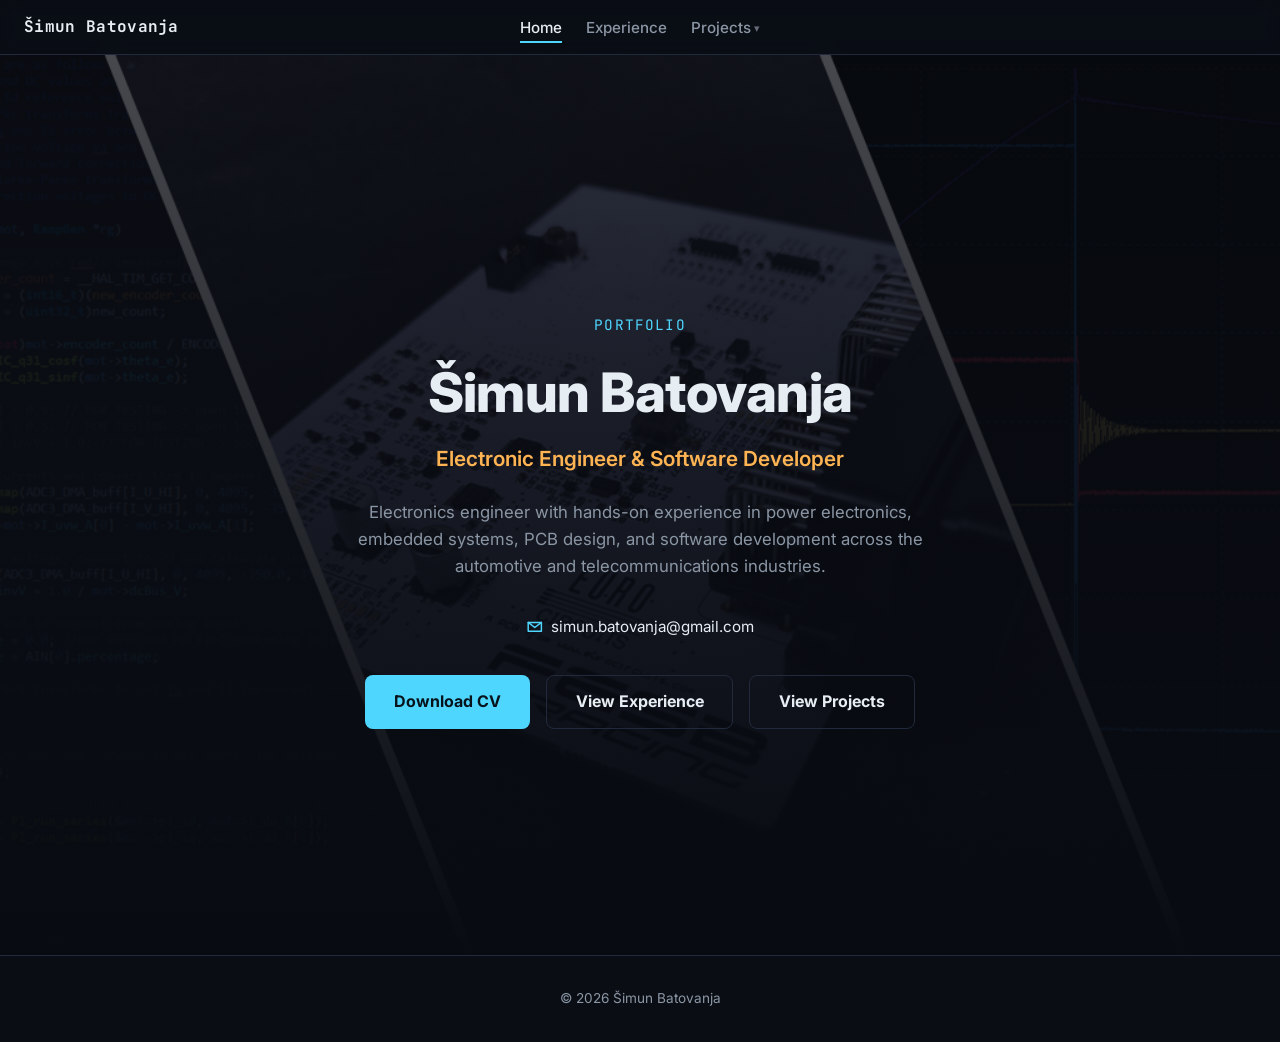
<file: index.html>
<!doctype html>
<html lang="en">
<head>
  <meta charset="utf-8">
  <meta name="viewport" content="width=device-width, initial-scale=1, viewport-fit=cover">
  <title>Šimun Batovanja</title>
  <meta name="description" content="Šimun Batovanja — Electronic Engineer & Software Developer. Portfolio, experience, and CV.">
  <link rel="preconnect" href="https://fonts.googleapis.com">
  <link rel="preconnect" href="https://fonts.gstatic.com" crossorigin>
  <link href="https://fonts.googleapis.com/css2?family=Inter:wght@400;500;600;700;800&family=JetBrains+Mono:wght@400;500;700&display=swap" rel="stylesheet">
  <link rel="stylesheet" href="assets/css/style.css">
</head>
<body data-root=".">

  <nav class="nav">
    <div class="nav__brand">Šimun Batovanja</div>
    <ul class="nav__links">
      <li><a href="index.html" aria-current="page">Home</a></li>
      <li><a href="experience.html">Experience</a></li>
      <li><a href="projects.html" data-projects-link>Projects</a></li>
    </ul>
    <div class="nav__spacer" aria-hidden="true"></div>
  </nav>

  <header class="hero">
    <div class="hero__content">
      <p class="hero__eyebrow">Portfolio</p>
      <h1 class="hero__name">Šimun Batovanja</h1>
      <p class="hero__title">Electronic Engineer &amp; Software Developer</p>
      <p class="hero__summary">
        Electronics engineer with hands-on experience in power electronics, embedded systems,
        PCB design, and software development across the automotive and telecommunications industries.
      </p>

      <div class="contact-row">
        <span class="contact-row__item">
          <svg class="contact-row__icon" viewBox="0 0 24 24" fill="none" stroke-width="2" stroke-linecap="round" stroke-linejoin="round"><path d="M4 4h16v16H4z" stroke="none"/><path d="M3 6l9 7 9-7"/><path d="M3 6h18v12H3z"/></svg>
          <a href="mailto:simun.batovanja@gmail.com">simun.batovanja@gmail.com</a>
        </span>
      </div>

      <div class="btn-row">
        <a class="btn" href="assets/Simun_Batovanja_CV.pdf" target="_blank" rel="noopener">Download CV</a>
        <a class="btn btn--ghost" href="experience.html">View Experience</a>
        <a class="btn btn--ghost" href="projects.html">View Projects</a>
      </div>
    </div>
  </header>

  <footer class="footer">
    &copy; <span id="year"></span> Šimun Batovanja
  </footer>

  <script src="assets/js/nav-dropdown.js" defer></script>
  <script>
    document.getElementById('year').textContent = new Date().getFullYear();
  </script>
</body>
</html>
</file>
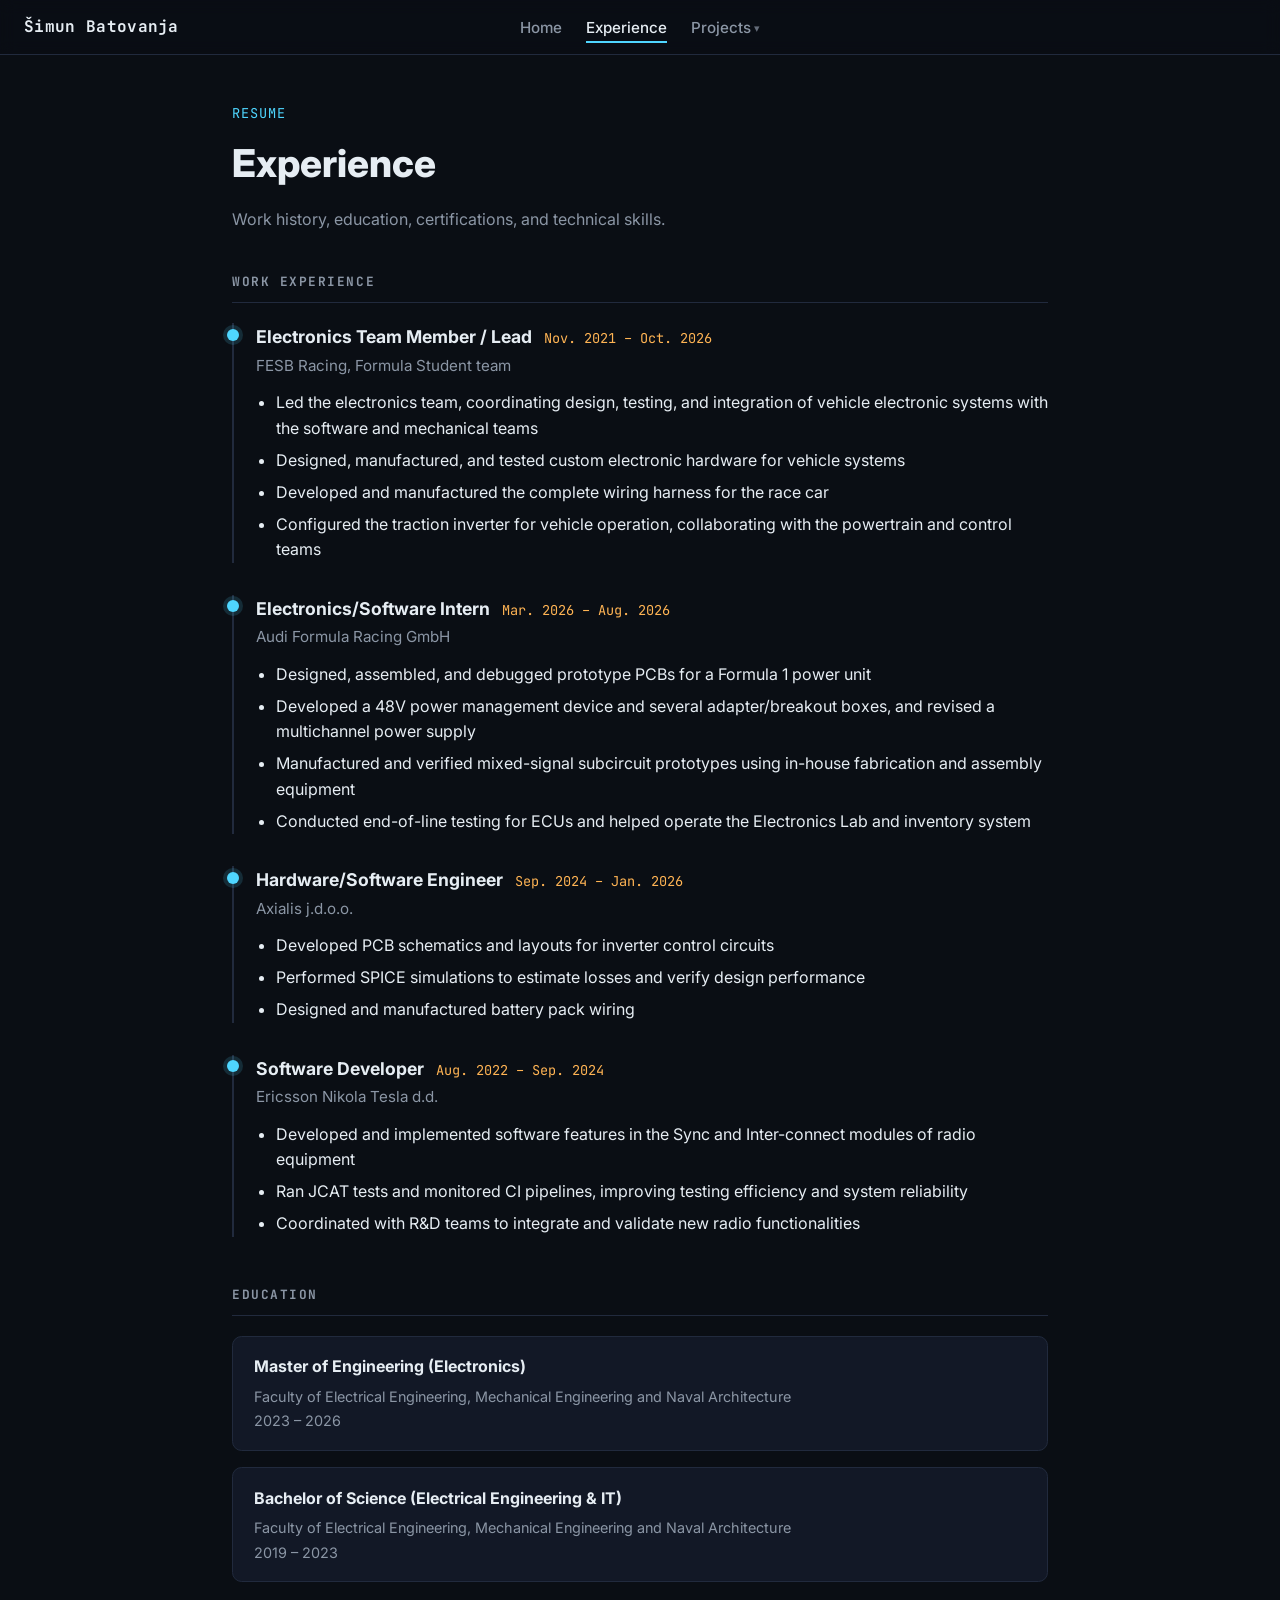
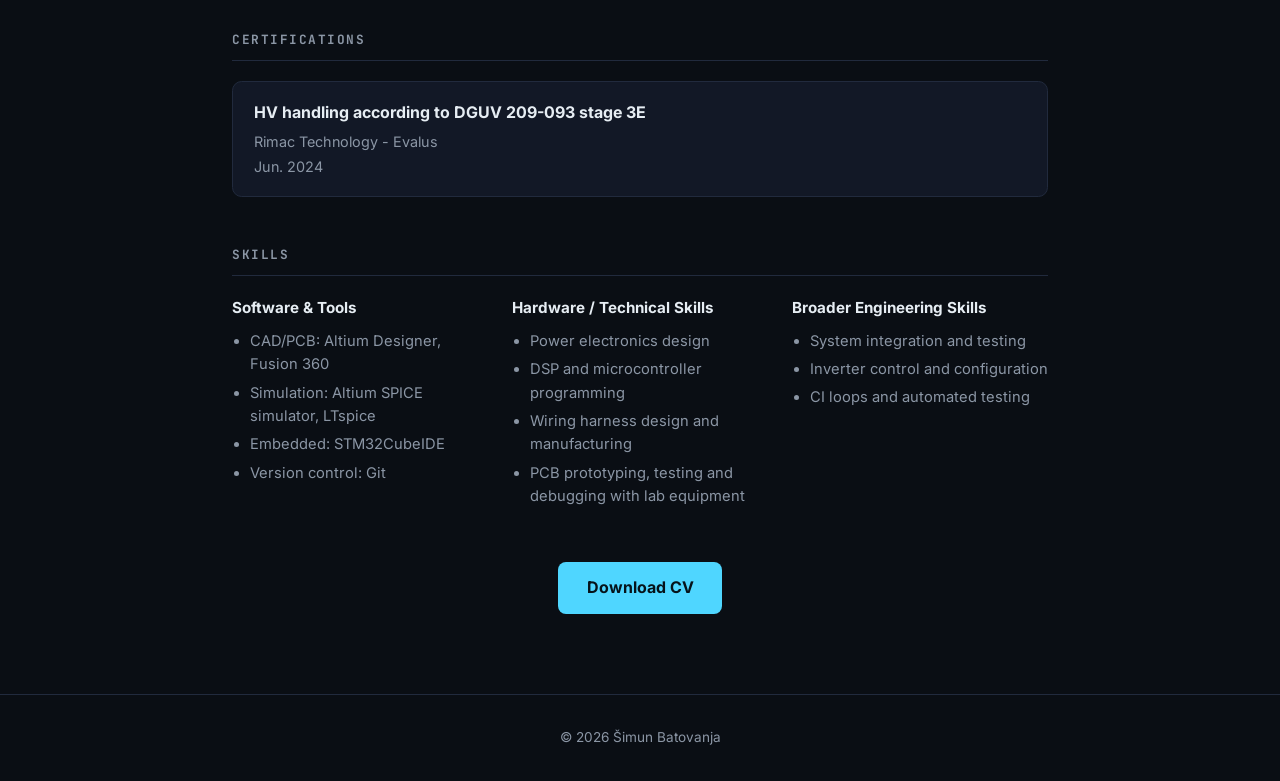
<file: experience.html>
<!doctype html>
<html lang="en">
<head>
  <meta charset="utf-8">
  <meta name="viewport" content="width=device-width, initial-scale=1, viewport-fit=cover">
  <title>Experience — Šimun Batovanja</title>
  <meta name="description" content="Work experience, education, certifications, and skills.">
  <link rel="preconnect" href="https://fonts.googleapis.com">
  <link rel="preconnect" href="https://fonts.gstatic.com" crossorigin>
  <link href="https://fonts.googleapis.com/css2?family=Inter:wght@400;500;600;700;800&family=JetBrains+Mono:wght@400;500;700&display=swap" rel="stylesheet">
  <link rel="stylesheet" href="assets/css/style.css">
</head>
<body data-root=".">

  <nav class="nav">
    <div class="nav__brand">Šimun Batovanja</div>
    <ul class="nav__links">
      <li><a href="index.html">Home</a></li>
      <li><a href="experience.html" aria-current="page">Experience</a></li>
      <li><a href="projects.html" data-projects-link>Projects</a></li>
    </ul>
    <div class="nav__spacer" aria-hidden="true"></div>
  </nav>

  <main class="page">
    <header class="page__header">
      <p class="page__eyebrow">Resume</p>
      <h1 class="page__title">Experience</h1>
      <p class="page__lede">Work history, education, certifications, and technical skills.</p>
    </header>

    <section class="block">
      <h2 class="block__title">Work Experience</h2>

      <article class="entry">
        <div class="entry__head">
          <h3 class="entry__role">Electronics Team Member / Lead</h3>
          <span class="entry__dates">Nov. 2021 – Oct. 2026</span>
        </div>
        <p class="entry__org">FESB Racing, Formula Student team</p>
        <ul>
          <li>Led the electronics team, coordinating design, testing, and integration of vehicle electronic systems with the software and mechanical teams</li>
          <li>Designed, manufactured, and tested custom electronic hardware for vehicle systems</li>
          <li>Developed and manufactured the complete wiring harness for the race car</li>
          <li>Configured the traction inverter for vehicle operation, collaborating with the powertrain and control teams</li>
        </ul>
      </article>

      <article class="entry">
        <div class="entry__head">
          <h3 class="entry__role">Electronics/Software Intern</h3>
          <span class="entry__dates">Mar. 2026 – Aug. 2026</span>
        </div>
        <p class="entry__org">Audi Formula Racing GmbH</p>
        <ul>
          <li>Designed, assembled, and debugged prototype PCBs for a Formula 1 power unit</li>
          <li>Developed a 48V power management device and several adapter/breakout boxes, and revised a multichannel power supply</li>
          <li>Manufactured and verified mixed-signal subcircuit prototypes using in-house fabrication and assembly equipment</li>
          <li>Conducted end-of-line testing for ECUs and helped operate the Electronics Lab and inventory system</li>
        </ul>
      </article>

      <article class="entry">
        <div class="entry__head">
          <h3 class="entry__role">Hardware/Software Engineer</h3>
          <span class="entry__dates">Sep. 2024 – Jan. 2026</span>
        </div>
        <p class="entry__org">Axialis j.d.o.o.</p>
        <ul>
          <li>Developed PCB schematics and layouts for inverter control circuits</li>
          <li>Performed SPICE simulations to estimate losses and verify design performance</li>
          <li>Designed and manufactured battery pack wiring</li>
        </ul>
      </article>

      <article class="entry">
        <div class="entry__head">
          <h3 class="entry__role">Software Developer</h3>
          <span class="entry__dates">Aug. 2022 – Sep. 2024</span>
        </div>
        <p class="entry__org">Ericsson Nikola Tesla d.d.</p>
        <ul>
          <li>Developed and implemented software features in the Sync and Inter-connect modules of radio equipment</li>
          <li>Ran JCAT tests and monitored CI pipelines, improving testing efficiency and system reliability</li>
          <li>Coordinated with R&amp;D teams to integrate and validate new radio functionalities</li>
        </ul>
      </article>
    </section>

    <section class="block">
      <h2 class="block__title">Education</h2>
      <div class="card">
        <p class="card__title">Master of Engineering (Electronics)</p>
        <p class="card__meta">Faculty of Electrical Engineering, Mechanical Engineering and Naval Architecture</p>
        <p class="card__meta">2023 – 2026</p>
      </div>
      <div class="card">
        <p class="card__title">Bachelor of Science (Electrical Engineering &amp; IT)</p>
        <p class="card__meta">Faculty of Electrical Engineering, Mechanical Engineering and Naval Architecture</p>
        <p class="card__meta">2019 – 2023</p>
      </div>
    </section>

    <section class="block">
      <h2 class="block__title">Certifications</h2>
      <div class="card">
        <p class="card__title">HV handling according to DGUV 209-093 stage 3E</p>
        <p class="card__meta">Rimac Technology - Evalus</p>
        <p class="card__meta">Jun. 2024</p>
      </div>
    </section>

    <section class="block">
      <h2 class="block__title">Skills</h2>
      <div class="skills-grid">
        <div class="skills-group">
          <h3>Software &amp; Tools</h3>
          <ul>
            <li>CAD/PCB: Altium Designer, Fusion 360</li>
            <li>Simulation: Altium SPICE simulator, LTspice</li>
            <li>Embedded: STM32CubeIDE</li>
            <li>Version control: Git</li>
          </ul>
        </div>
        <div class="skills-group">
          <h3>Hardware / Technical Skills</h3>
          <ul>
            <li>Power electronics design</li>
            <li>DSP and microcontroller programming</li>
            <li>Wiring harness design and manufacturing</li>
            <li>PCB prototyping, testing and debugging with lab equipment</li>
          </ul>
        </div>
        <div class="skills-group">
          <h3>Broader Engineering Skills</h3>
          <ul>
            <li>System integration and testing</li>
            <li>Inverter control and configuration</li>
            <li>CI loops and automated testing</li>
          </ul>
        </div>
      </div>
    </section>

    <div class="btn-row">
      <a class="btn" href="assets/Simun_Batovanja_CV.pdf" target="_blank" rel="noopener">Download CV</a>
    </div>
  </main>

  <footer class="footer">
    &copy; <span id="year"></span> Šimun Batovanja
  </footer>

  <script src="assets/js/nav-dropdown.js" defer></script>
  <script>
    document.getElementById('year').textContent = new Date().getFullYear();
  </script>
</body>
</html>
</file>
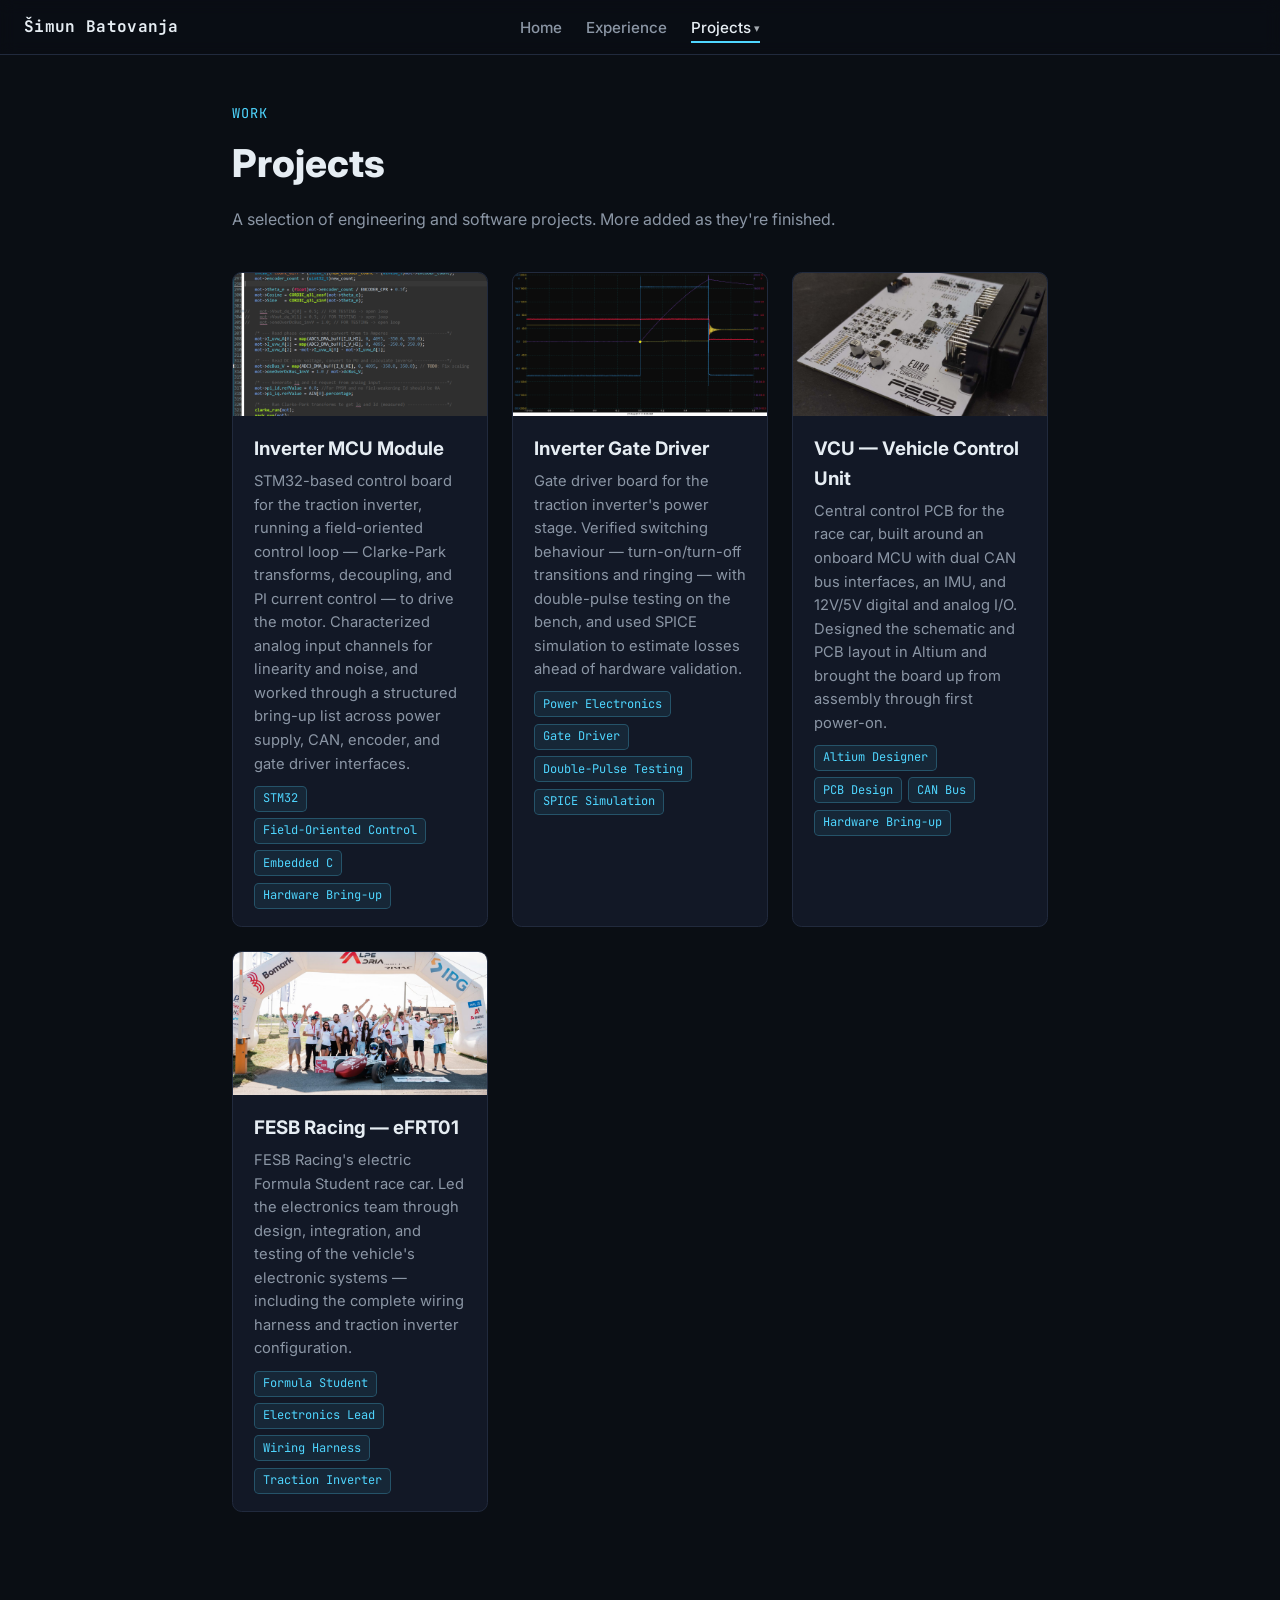
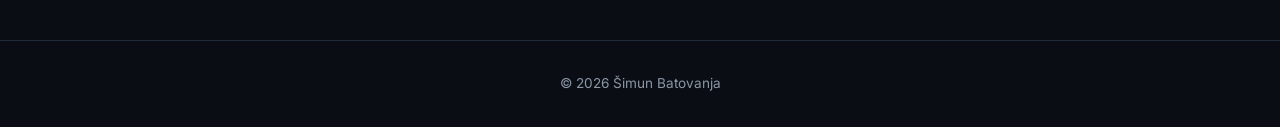
<file: projects.html>
<!doctype html>
<html lang="en">
<head>
  <meta charset="utf-8">
  <meta name="viewport" content="width=device-width, initial-scale=1, viewport-fit=cover">
  <title>Projects — Šimun Batovanja</title>
  <meta name="description" content="Engineering and software projects.">
  <link rel="preconnect" href="https://fonts.googleapis.com">
  <link rel="preconnect" href="https://fonts.gstatic.com" crossorigin>
  <link href="https://fonts.googleapis.com/css2?family=Inter:wght@400;500;600;700;800&family=JetBrains+Mono:wght@400;500;700&display=swap" rel="stylesheet">
  <link rel="stylesheet" href="assets/css/style.css">
</head>
<body data-root=".">

  <nav class="nav">
    <div class="nav__brand">Šimun Batovanja</div>
    <ul class="nav__links">
      <li><a href="index.html">Home</a></li>
      <li><a href="experience.html">Experience</a></li>
      <li><a href="projects.html" aria-current="page" data-projects-link>Projects</a></li>
    </ul>
    <div class="nav__spacer" aria-hidden="true"></div>
  </nav>

  <main class="page">
    <header class="page__header">
      <p class="page__eyebrow">Work</p>
      <h1 class="page__title">Projects</h1>
      <p class="page__lede">A selection of engineering and software projects. More added as they're finished.</p>
    </header>

    <section class="block">
      <!--
        TEMPLATE — copy this block for each new project and fill it in.

        <a class="project-card" href="projects/your-project.html">
          <img class="project-card__image" src="assets/images/your-project.jpg" alt="Short description of the project">
          <div class="project-card__body">
            <h3 class="project-card__title">Project Name</h3>
            <p class="project-card__desc">One or two sentences describing what it is and what you did.</p>
            <div class="project-card__tags">
              <span class="tag">Altium</span>
              <span class="tag">STM32</span>
              <span class="tag">Power Electronics</span>
            </div>
          </div>
        </a>
      -->

      <div class="projects-grid" id="projects-grid">

        <a class="project-card" href="projects/inverter-mcu-module.html">
          <img class="project-card__image" src="assets/images/projects/inverter-mcu-module.png" alt="Embedded C source code implementing a field-oriented control loop">
          <div class="project-card__body">
            <h3 class="project-card__title">Inverter MCU Module</h3>
            <p class="project-card__desc">STM32-based control board for the traction inverter, running a field-oriented control loop — Clarke-Park transforms, decoupling, and PI current control — to drive the motor. Characterized analog input channels for linearity and noise, and worked through a structured bring-up list across power supply, CAN, encoder, and gate driver interfaces.</p>
            <div class="project-card__tags">
              <span class="tag">STM32</span>
              <span class="tag">Field-Oriented Control</span>
              <span class="tag">Embedded C</span>
              <span class="tag">Hardware Bring-up</span>
            </div>
          </div>
        </a>

        <a class="project-card" href="projects/inverter-gate-driver.html">
          <img class="project-card__image" src="assets/images/projects/inverter-gate-driver.png" alt="Oscilloscope capture of a double-pulse test showing switch current and voltage waveforms">
          <div class="project-card__body">
            <h3 class="project-card__title">Inverter Gate Driver</h3>
            <p class="project-card__desc">Gate driver board for the traction inverter's power stage. Verified switching behaviour — turn-on/turn-off transitions and ringing — with double-pulse testing on the bench, and used SPICE simulation to estimate losses ahead of hardware validation.</p>
            <div class="project-card__tags">
              <span class="tag">Power Electronics</span>
              <span class="tag">Gate Driver</span>
              <span class="tag">Double-Pulse Testing</span>
              <span class="tag">SPICE Simulation</span>
            </div>
          </div>
        </a>

        <a class="project-card" href="projects/vcu.html">
          <img class="project-card__image" src="assets/images/projects/vcu.jpg" alt="Assembled Vehicle Control Unit PCB with automotive connector">
          <div class="project-card__body">
            <h3 class="project-card__title">VCU — Vehicle Control Unit</h3>
            <p class="project-card__desc">Central control PCB for the race car, built around an onboard MCU with dual CAN bus interfaces, an IMU, and 12V/5V digital and analog I/O. Designed the schematic and PCB layout in Altium and brought the board up from assembly through first power-on.</p>
            <div class="project-card__tags">
              <span class="tag">Altium Designer</span>
              <span class="tag">PCB Design</span>
              <span class="tag">CAN Bus</span>
              <span class="tag">Hardware Bring-up</span>
            </div>
          </div>
        </a>

        <a class="project-card" href="projects/fesb-racing-efrt01.html">
          <img class="project-card__image" src="assets/images/projects/fesb-racing-efrt01.jpg" alt="FESB Racing team celebrating with the eFRT01 car at the Alpe Adria finish line">
          <div class="project-card__body">
            <h3 class="project-card__title">FESB Racing — eFRT01</h3>
            <p class="project-card__desc">FESB Racing's electric Formula Student race car. Led the electronics team through design, integration, and testing of the vehicle's electronic systems — including the complete wiring harness and traction inverter configuration.</p>
            <div class="project-card__tags">
              <span class="tag">Formula Student</span>
              <span class="tag">Electronics Lead</span>
              <span class="tag">Wiring Harness</span>
              <span class="tag">Traction Inverter</span>
            </div>
          </div>
        </a>

      </div>
    </section>
  </main>

  <footer class="footer">
    &copy; <span id="year"></span> Šimun Batovanja
  </footer>

  <script src="assets/js/nav-dropdown.js" defer></script>
  <script>
    document.getElementById('year').textContent = new Date().getFullYear();
  </script>
</body>
</html>
</file>
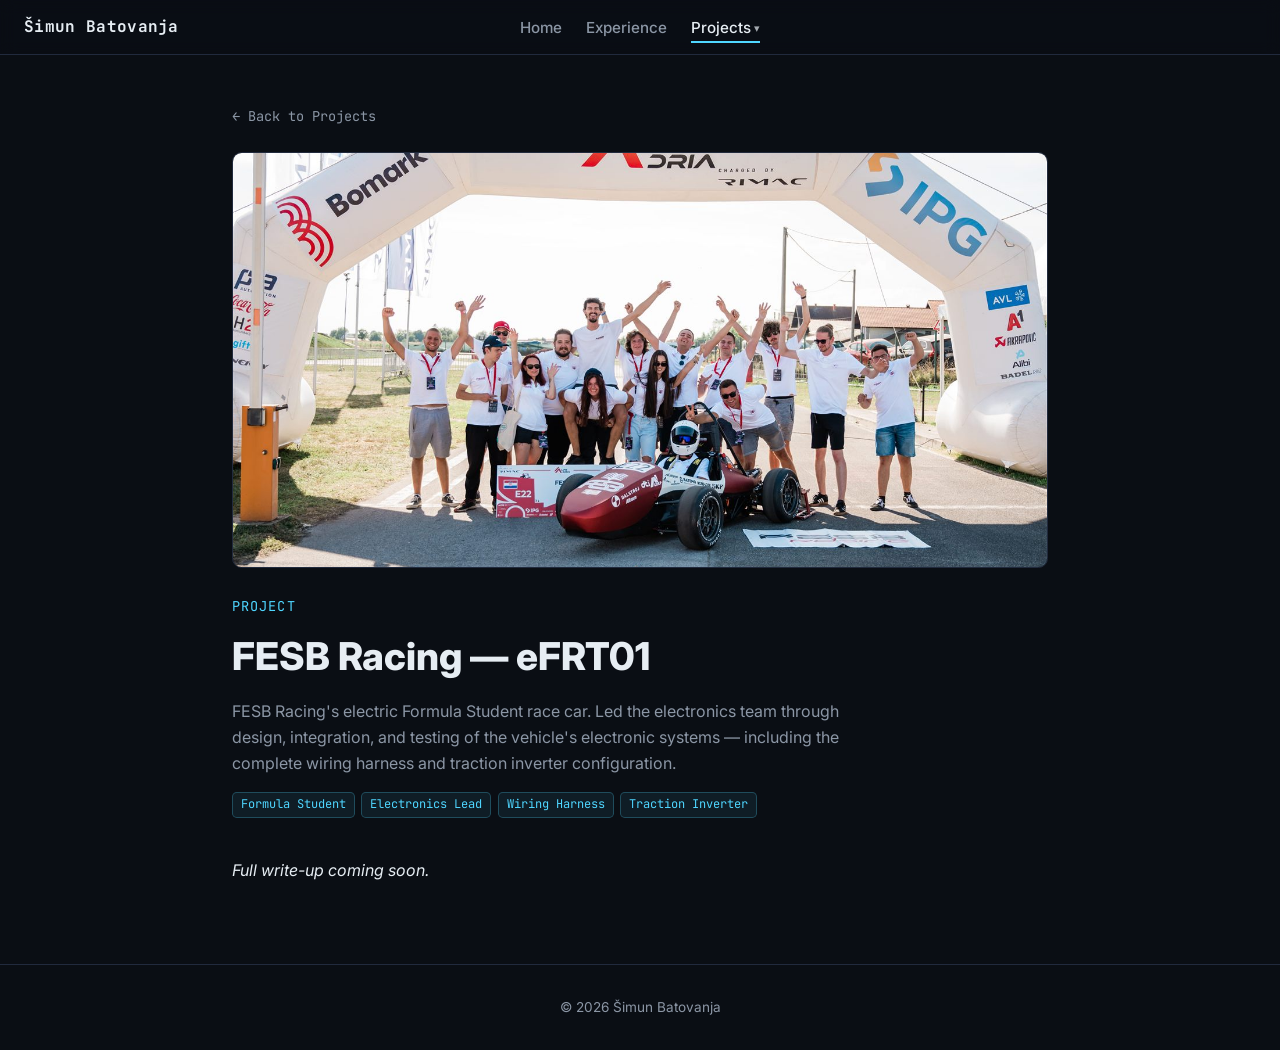
<file: projects/fesb-racing-efrt01.html>
<!doctype html>
<html lang="en">
<head>
  <meta charset="utf-8">
  <meta name="viewport" content="width=device-width, initial-scale=1, viewport-fit=cover">
  <title>FESB Racing — eFRT01 — Šimun Batovanja</title>
  <meta name="description" content="FESB Racing's electric Formula Student race car.">
  <link rel="preconnect" href="https://fonts.googleapis.com">
  <link rel="preconnect" href="https://fonts.gstatic.com" crossorigin>
  <link href="https://fonts.googleapis.com/css2?family=Inter:wght@400;500;600;700;800&family=JetBrains+Mono:wght@400;500;700&display=swap" rel="stylesheet">
  <link rel="stylesheet" href="../assets/css/style.css">
</head>
<body data-root="..">

  <nav class="nav">
    <div class="nav__brand">Šimun Batovanja</div>
    <ul class="nav__links">
      <li><a href="../index.html">Home</a></li>
      <li><a href="../experience.html">Experience</a></li>
      <li><a href="../projects.html" aria-current="page" data-projects-link>Projects</a></li>
    </ul>
    <div class="nav__spacer" aria-hidden="true"></div>
  </nav>

  <main class="page">
    <a class="back-link" href="../projects.html">&larr; Back to Projects</a>

    <img class="project-hero" src="../assets/images/projects/fesb-racing-efrt01.jpg" alt="FESB Racing team celebrating with the eFRT01 car at the Alpe Adria finish line">

    <header class="page__header">
      <p class="page__eyebrow">Project</p>
      <h1 class="page__title">FESB Racing — eFRT01</h1>
      <p class="page__lede">FESB Racing's electric Formula Student race car. Led the electronics team through design, integration, and testing of the vehicle's electronic systems — including the complete wiring harness and traction inverter configuration.</p>
      <div class="project-detail__tags">
        <span class="tag">Formula Student</span>
        <span class="tag">Electronics Lead</span>
        <span class="tag">Wiring Harness</span>
        <span class="tag">Traction Inverter</span>
      </div>
    </header>

    <!-- Write the full project detail below. Add photos with <img class="project-hero" src="../assets/images/projects/..."> as needed. -->
    <section class="project-detail__body">
      <p><em>Full write-up coming soon.</em></p>
    </section>
  </main>

  <footer class="footer">
    &copy; <span id="year"></span> Šimun Batovanja
  </footer>

  <script src="../assets/js/nav-dropdown.js" defer></script>
  <script>
    document.getElementById('year').textContent = new Date().getFullYear();
  </script>
</body>
</html>
</file>
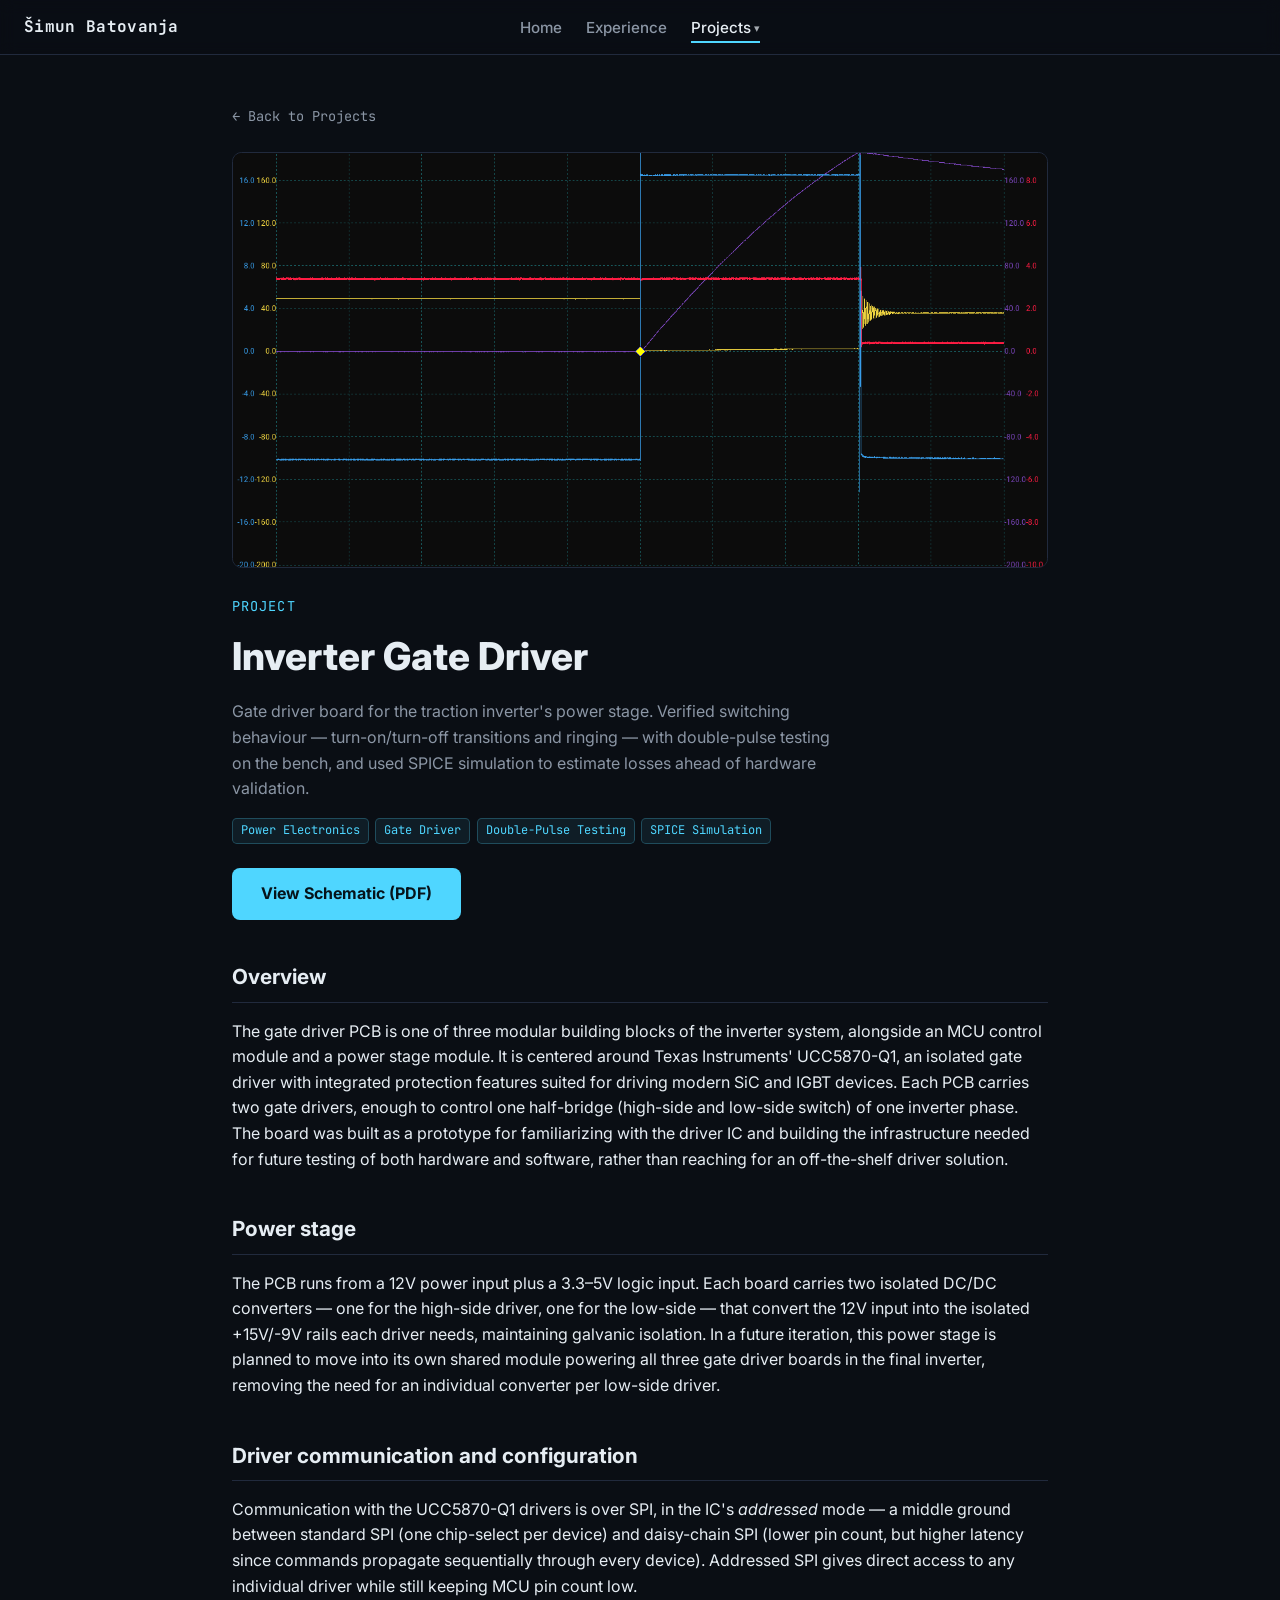
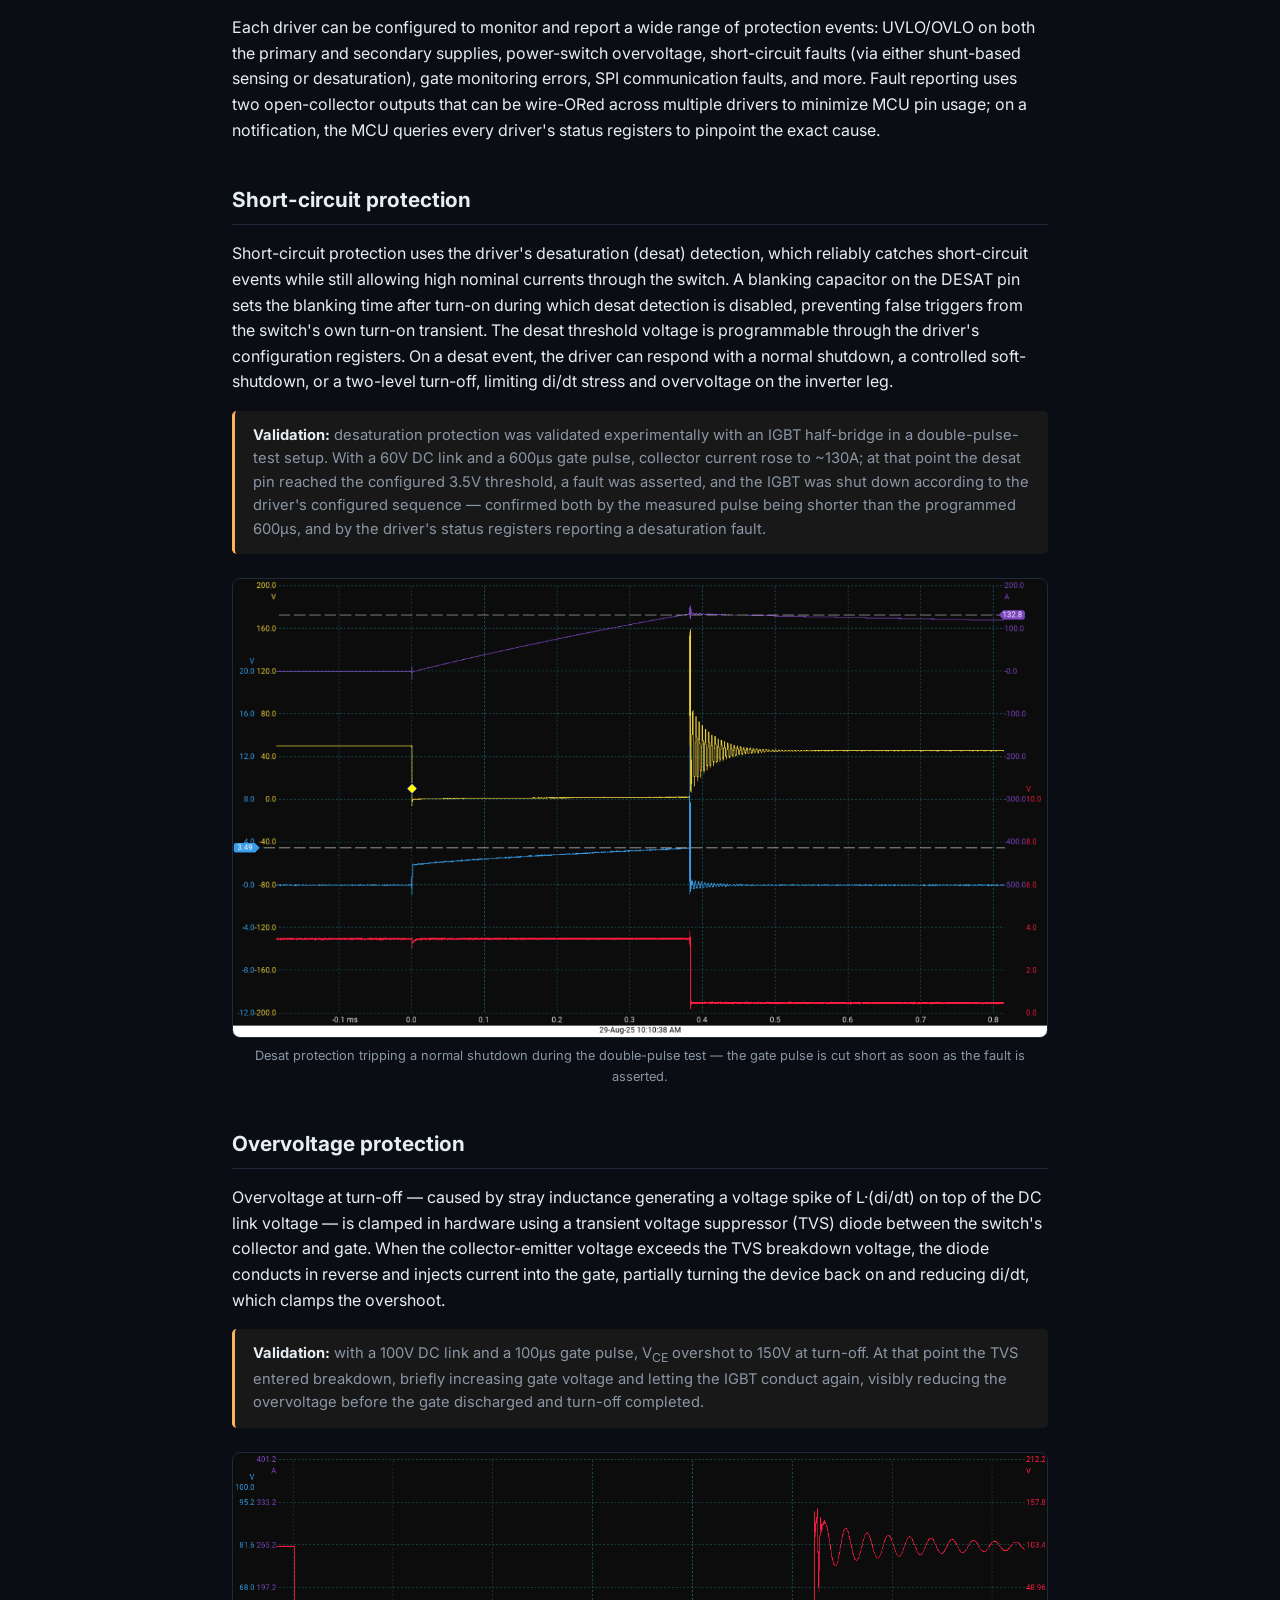
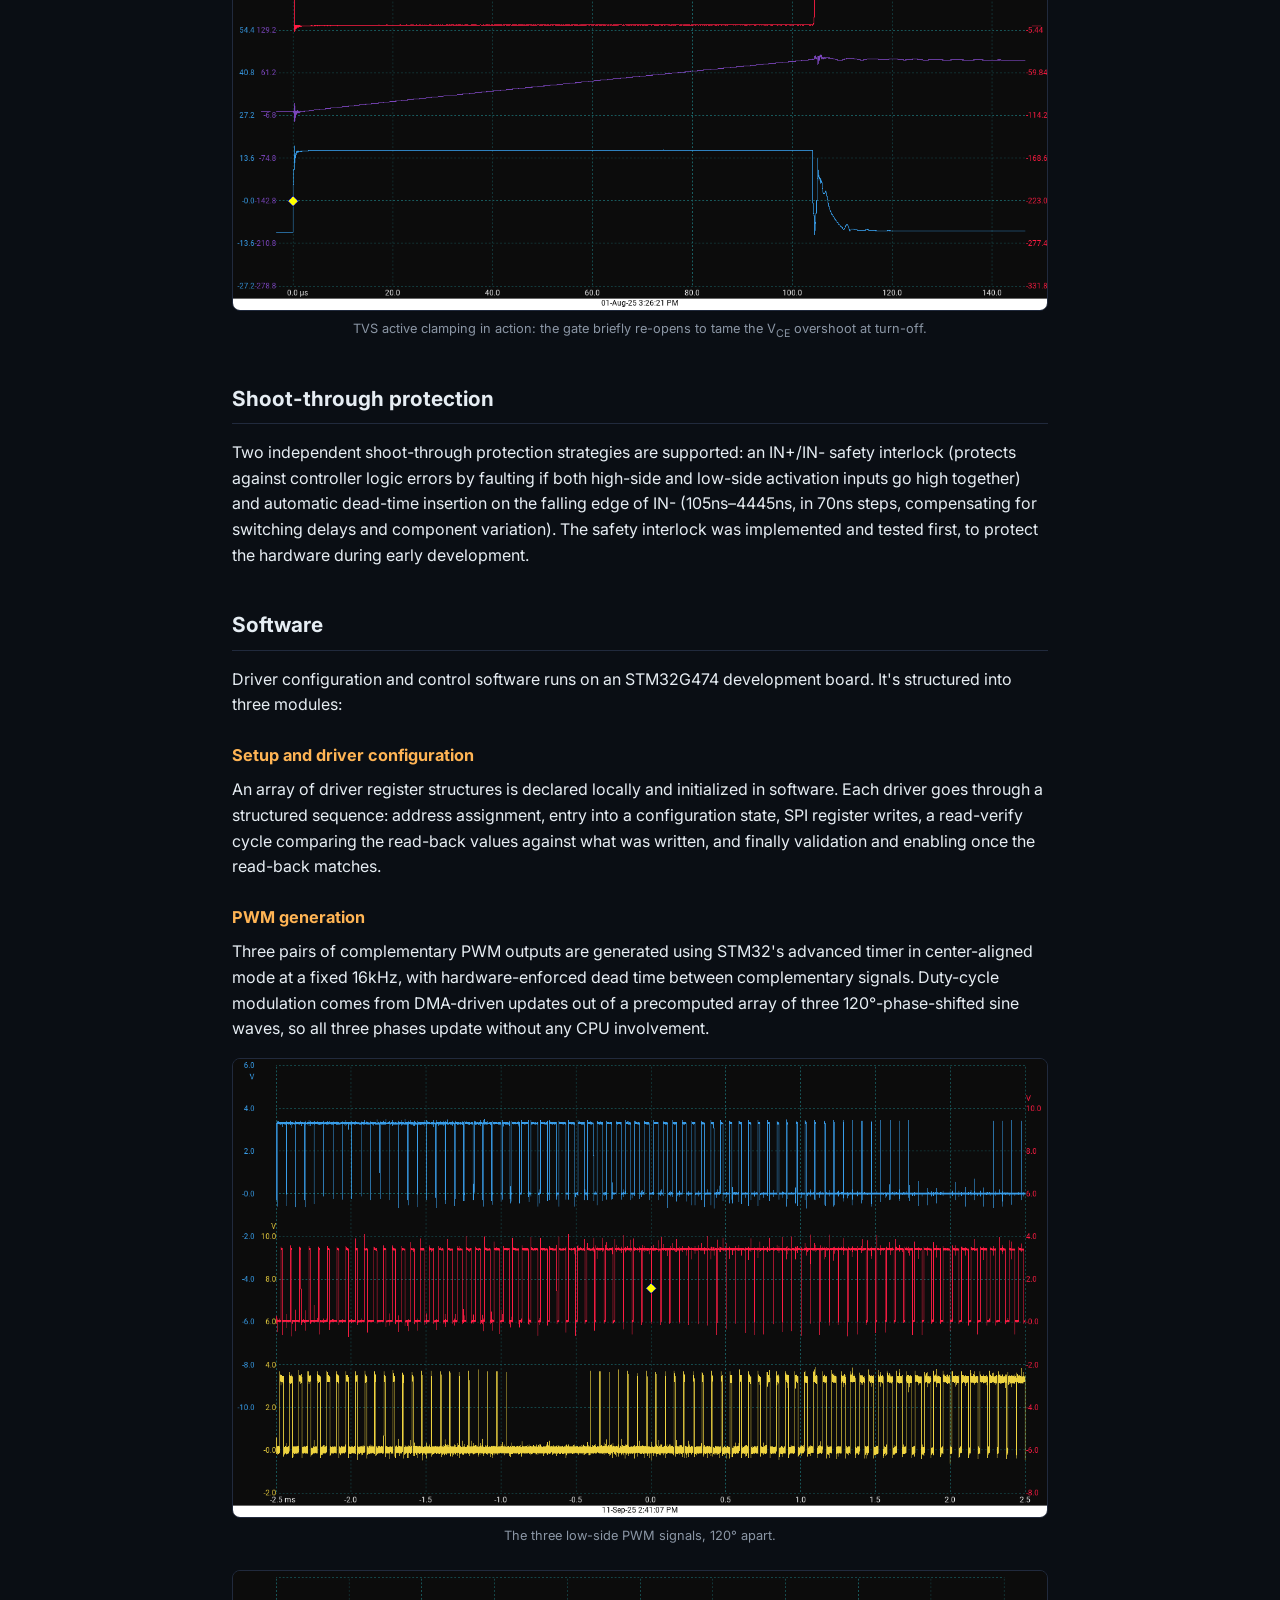
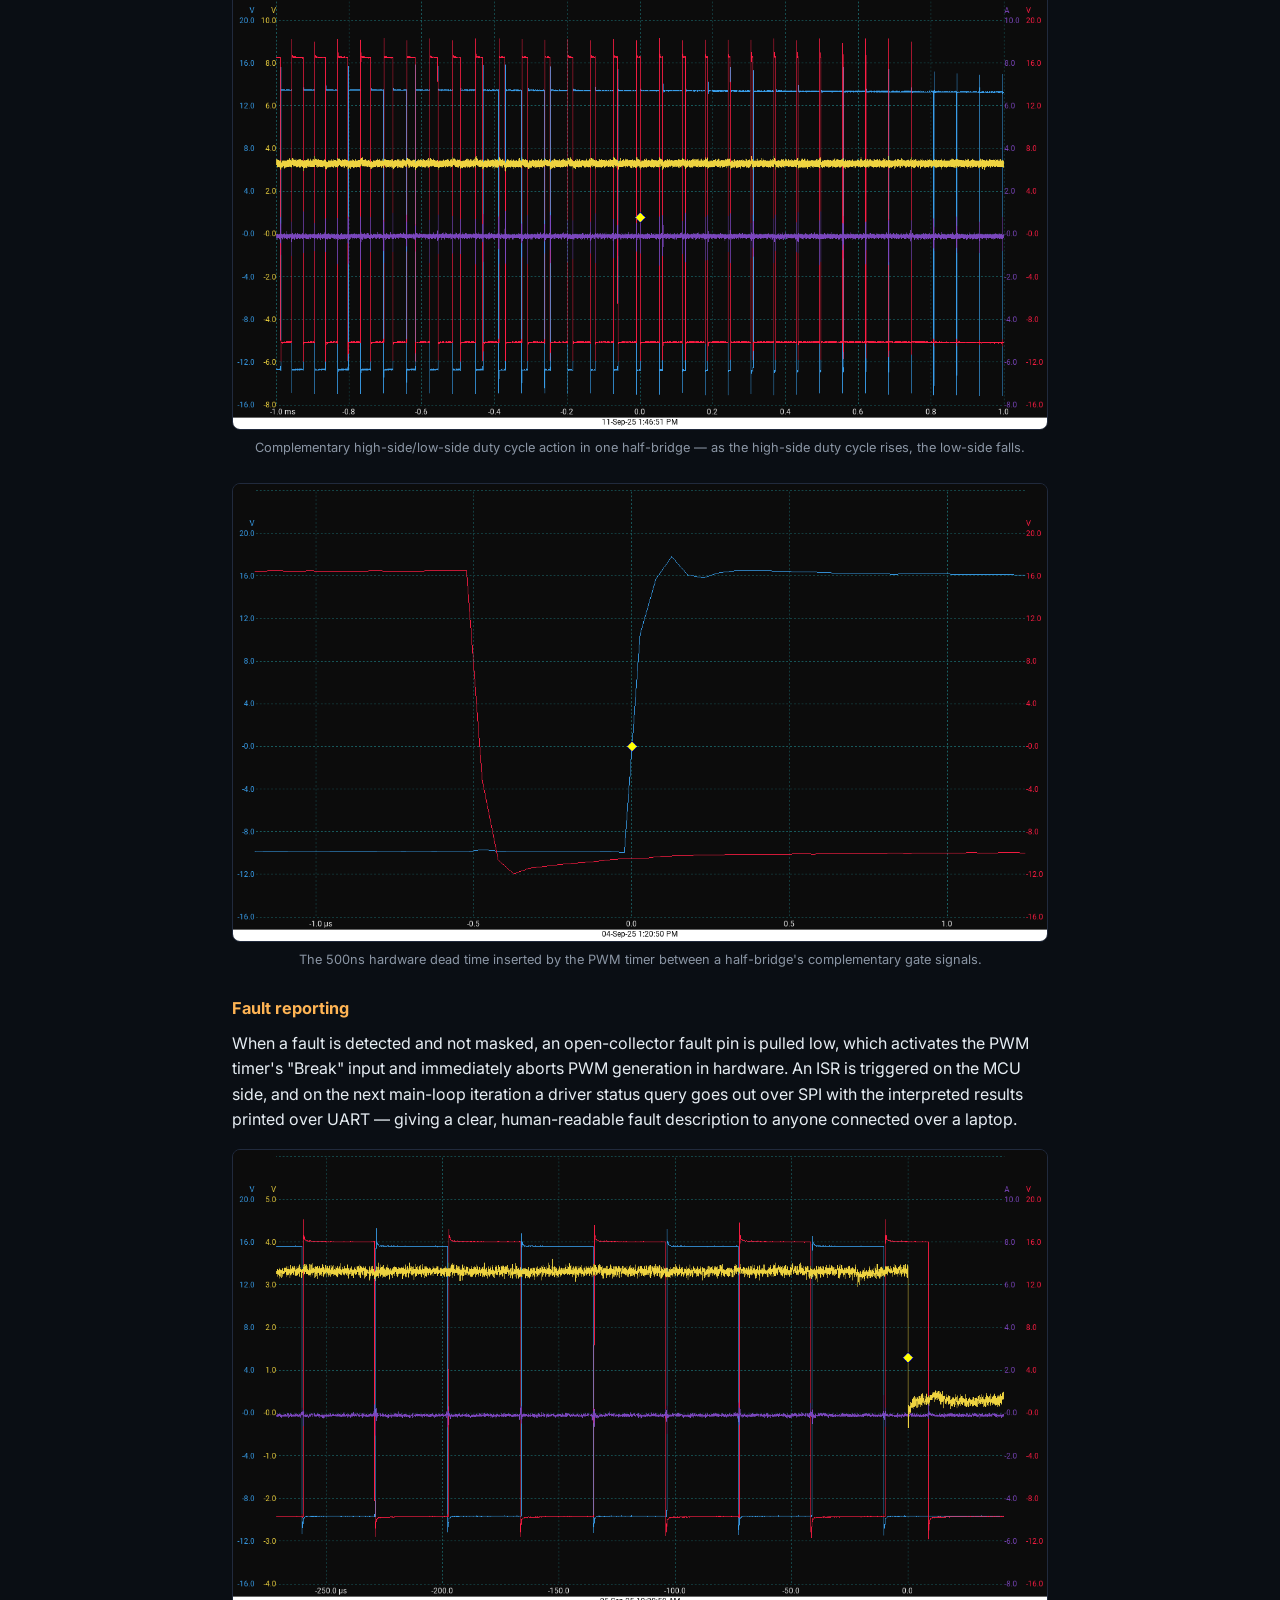
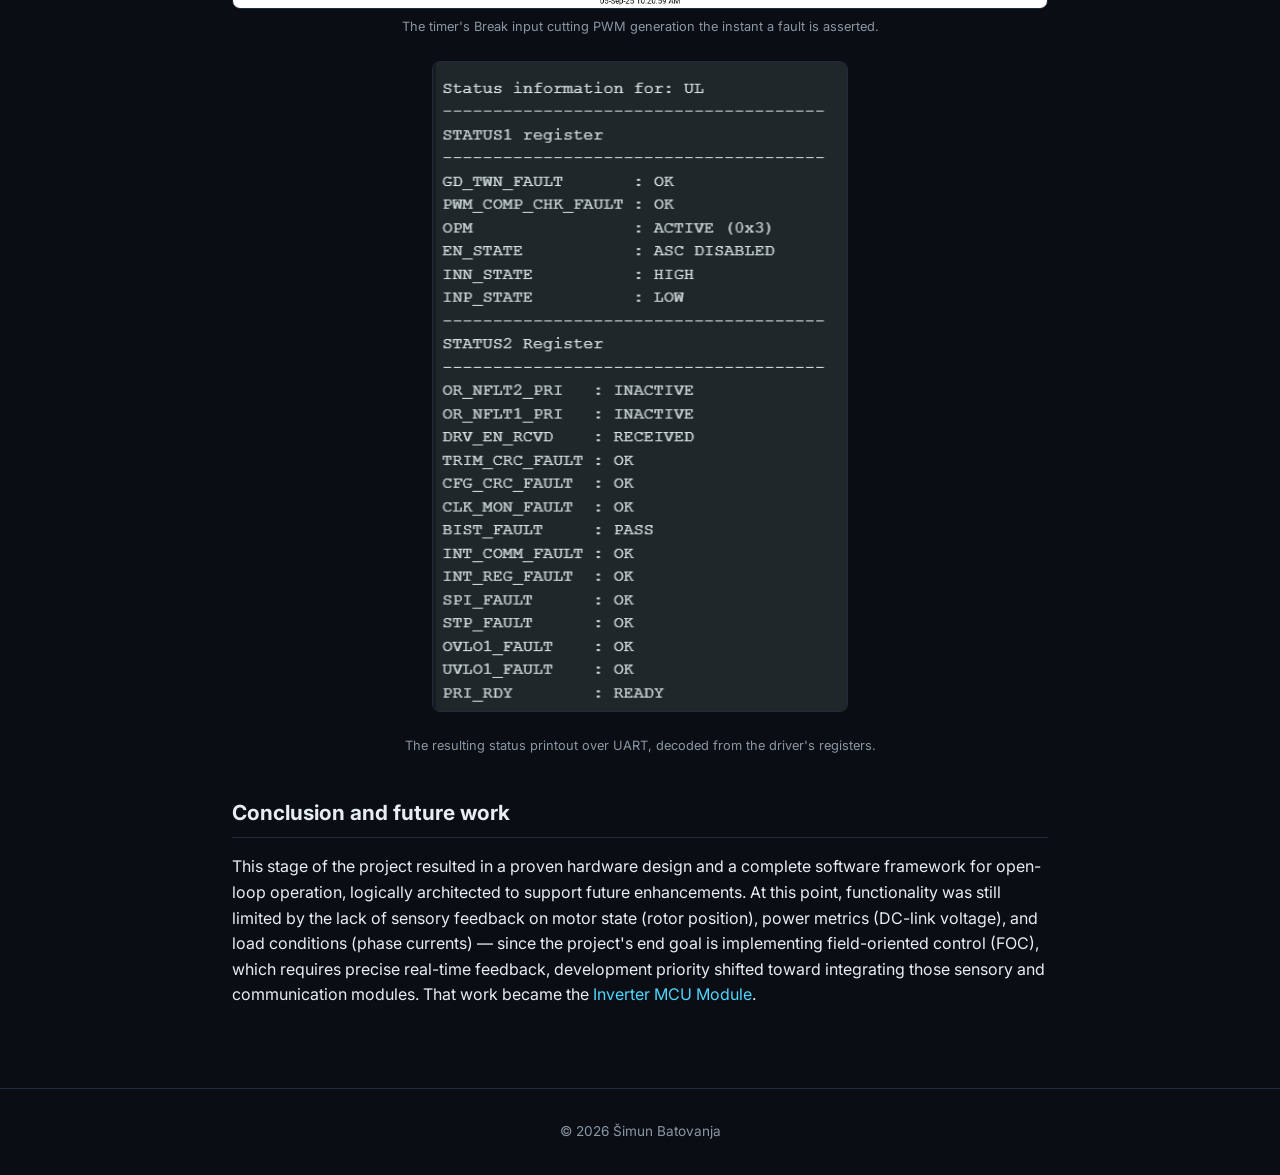
<file: projects/inverter-gate-driver.html>
<!doctype html>
<html lang="en">
<head>
  <meta charset="utf-8">
  <meta name="viewport" content="width=device-width, initial-scale=1, viewport-fit=cover">
  <title>Inverter Gate Driver — Šimun Batovanja</title>
  <meta name="description" content="Gate driver board for the traction inverter's power stage, verified with double-pulse testing.">
  <link rel="preconnect" href="https://fonts.googleapis.com">
  <link rel="preconnect" href="https://fonts.gstatic.com" crossorigin>
  <link href="https://fonts.googleapis.com/css2?family=Inter:wght@400;500;600;700;800&family=JetBrains+Mono:wght@400;500;700&display=swap" rel="stylesheet">
  <link rel="stylesheet" href="../assets/css/style.css">
</head>
<body data-root="..">

  <nav class="nav">
    <div class="nav__brand">Šimun Batovanja</div>
    <ul class="nav__links">
      <li><a href="../index.html">Home</a></li>
      <li><a href="../experience.html">Experience</a></li>
      <li><a href="../projects.html" aria-current="page" data-projects-link>Projects</a></li>
    </ul>
    <div class="nav__spacer" aria-hidden="true"></div>
  </nav>

  <main class="page">
    <a class="back-link" href="../projects.html">&larr; Back to Projects</a>

    <img class="project-hero" src="../assets/images/projects/inverter-gate-driver.png" alt="Oscilloscope capture of a double-pulse test showing switch current and voltage waveforms">

    <header class="page__header">
      <p class="page__eyebrow">Project</p>
      <h1 class="page__title">Inverter Gate Driver</h1>
      <p class="page__lede">Gate driver board for the traction inverter's power stage. Verified switching behaviour — turn-on/turn-off transitions and ringing — with double-pulse testing on the bench, and used SPICE simulation to estimate losses ahead of hardware validation.</p>
      <div class="project-detail__tags">
        <span class="tag">Power Electronics</span>
        <span class="tag">Gate Driver</span>
        <span class="tag">Double-Pulse Testing</span>
        <span class="tag">SPICE Simulation</span>
      </div>
      <div class="btn-row" style="justify-content: flex-start; margin-top: 1.5rem;">
        <a class="btn" href="../assets/schematics/Gate-Driver-V1.0-Schematic.pdf" target="_blank" rel="noopener">View Schematic (PDF)</a>
      </div>
    </header>

    <section class="project-detail__body">
      <h2>Overview</h2>
      <p>The gate driver PCB is one of three modular building blocks of the inverter system, alongside an MCU control module and a power stage module. It is centered around Texas Instruments' UCC5870-Q1, an isolated gate driver with integrated protection features suited for driving modern SiC and IGBT devices. Each PCB carries two gate drivers, enough to control one half-bridge (high-side and low-side switch) of one inverter phase. The board was built as a prototype for familiarizing with the driver IC and building the infrastructure needed for future testing of both hardware and software, rather than reaching for an off-the-shelf driver solution.</p>

      <h2>Power stage</h2>
      <p>The PCB runs from a 12V power input plus a 3.3–5V logic input. Each board carries two isolated DC/DC converters — one for the high-side driver, one for the low-side — that convert the 12V input into the isolated +15V/-9V rails each driver needs, maintaining galvanic isolation. In a future iteration, this power stage is planned to move into its own shared module powering all three gate driver boards in the final inverter, removing the need for an individual converter per low-side driver.</p>

      <h2>Driver communication and configuration</h2>
      <p>Communication with the UCC5870-Q1 drivers is over SPI, in the IC's <em>addressed</em> mode — a middle ground between standard SPI (one chip-select per device) and daisy-chain SPI (lower pin count, but higher latency since commands propagate sequentially through every device). Addressed SPI gives direct access to any individual driver while still keeping MCU pin count low.</p>
      <p>Each driver can be configured to monitor and report a wide range of protection events: UVLO/OVLO on both the primary and secondary supplies, power-switch overvoltage, short-circuit faults (via either shunt-based sensing or desaturation), gate monitoring errors, SPI communication faults, and more. Fault reporting uses two open-collector outputs that can be wire-ORed across multiple drivers to minimize MCU pin usage; on a notification, the MCU queries every driver's status registers to pinpoint the exact cause.</p>

      <h2>Short-circuit protection</h2>
      <p>Short-circuit protection uses the driver's desaturation (desat) detection, which reliably catches short-circuit events while still allowing high nominal currents through the switch. A blanking capacitor on the DESAT pin sets the blanking time after turn-on during which desat detection is disabled, preventing false triggers from the switch's own turn-on transient. The desat threshold voltage is programmable through the driver's configuration registers. On a desat event, the driver can respond with a normal shutdown, a controlled soft-shutdown, or a two-level turn-off, limiting di/dt stress and overvoltage on the inverter leg.</p>
      <div class="callout"><strong>Validation:</strong> desaturation protection was validated experimentally with an IGBT half-bridge in a double-pulse-test setup. With a 60V DC link and a 600µs gate pulse, collector current rose to ~130A; at that point the desat pin reached the configured 3.5V threshold, a fault was asserted, and the IGBT was shut down according to the driver's configured sequence — confirmed both by the measured pulse being shorter than the programmed 600µs, and by the driver's status registers reporting a desaturation fault.</div>
      <figure class="schematic-figure">
        <img src="../assets/images/projects/gate-driver-desat-validation.png" alt="Oscilloscope capture of the desaturation protection test, showing collector current rising and an early shutdown triggered by the desat fault">
        <figcaption>Desat protection tripping a normal shutdown during the double-pulse test — the gate pulse is cut short as soon as the fault is asserted.</figcaption>
      </figure>

      <h2>Overvoltage protection</h2>
      <p>Overvoltage at turn-off — caused by stray inductance generating a voltage spike of L·(di/dt) on top of the DC link voltage — is clamped in hardware using a transient voltage suppressor (TVS) diode between the switch's collector and gate. When the collector-emitter voltage exceeds the TVS breakdown voltage, the diode conducts in reverse and injects current into the gate, partially turning the device back on and reducing di/dt, which clamps the overshoot.</p>
      <div class="callout"><strong>Validation:</strong> with a 100V DC link and a 100µs gate pulse, V<sub>CE</sub> overshot to 150V at turn-off. At that point the TVS entered breakdown, briefly increasing gate voltage and letting the IGBT conduct again, visibly reducing the overvoltage before the gate discharged and turn-off completed.</div>
      <figure class="schematic-figure">
        <img src="../assets/images/projects/gate-driver-overvoltage-validation.png" alt="Oscilloscope capture of the overvoltage protection test, showing the collector-emitter voltage overshoot being clamped by the TVS diode at turn-off">
        <figcaption>TVS active clamping in action: the gate briefly re-opens to tame the V<sub>CE</sub> overshoot at turn-off.</figcaption>
      </figure>

      <h2>Shoot-through protection</h2>
      <p>Two independent shoot-through protection strategies are supported: an IN+/IN- safety interlock (protects against controller logic errors by faulting if both high-side and low-side activation inputs go high together) and automatic dead-time insertion on the falling edge of IN- (105ns–4445ns, in 70ns steps, compensating for switching delays and component variation). The safety interlock was implemented and tested first, to protect the hardware during early development.</p>

      <h2>Software</h2>
      <p>Driver configuration and control software runs on an STM32G474 development board. It's structured into three modules:</p>
      <h3>Setup and driver configuration</h3>
      <p>An array of driver register structures is declared locally and initialized in software. Each driver goes through a structured sequence: address assignment, entry into a configuration state, SPI register writes, a read-verify cycle comparing the read-back values against what was written, and finally validation and enabling once the read-back matches.</p>
      <h3>PWM generation</h3>
      <p>Three pairs of complementary PWM outputs are generated using STM32's advanced timer in center-aligned mode at a fixed 16kHz, with hardware-enforced dead time between complementary signals. Duty-cycle modulation comes from DMA-driven updates out of a precomputed array of three 120°-phase-shifted sine waves, so all three phases update without any CPU involvement.</p>
      <figure class="schematic-figure">
        <img src="../assets/images/projects/gate-driver-pwm-three-phase.png" alt="Oscilloscope capture of three low-side PWM signals with 120 degree phase separation">
        <figcaption>The three low-side PWM signals, 120° apart.</figcaption>
      </figure>
      <figure class="schematic-figure">
        <img src="../assets/images/projects/gate-driver-pwm-complementary.png" alt="Oscilloscope capture of complementary high-side and low-side duty cycle action in one half-bridge">
        <figcaption>Complementary high-side/low-side duty cycle action in one half-bridge — as the high-side duty cycle rises, the low-side falls.</figcaption>
      </figure>
      <figure class="schematic-figure">
        <img src="../assets/images/projects/gate-driver-dead-time.png" alt="Oscilloscope capture showing the hardware dead time inserted between a high-side switch turning off and the complementary low-side switch turning on">
        <figcaption>The 500ns hardware dead time inserted by the PWM timer between a half-bridge's complementary gate signals.</figcaption>
      </figure>
      <h3>Fault reporting</h3>
      <p>When a fault is detected and not masked, an open-collector fault pin is pulled low, which activates the PWM timer's "Break" input and immediately aborts PWM generation in hardware. An ISR is triggered on the MCU side, and on the next main-loop iteration a driver status query goes out over SPI with the interpreted results printed over UART — giving a clear, human-readable fault description to anyone connected over a laptop.</p>
      <figure class="schematic-figure">
        <img src="../assets/images/projects/gate-driver-break-input.png" alt="Oscilloscope capture of the Break input immediately stopping PWM generation">
        <figcaption>The timer's Break input cutting PWM generation the instant a fault is asserted.</figcaption>
      </figure>
      <figure class="schematic-figure">
        <img src="../assets/images/projects/gate-driver-fault-printout.png" alt="UART terminal printout of a gate driver's interpreted status registers after a fault" style="max-width: 26rem; margin: 0 auto 1.5rem; display: block;">
        <figcaption>The resulting status printout over UART, decoded from the driver's registers.</figcaption>
      </figure>

      <h2>Conclusion and future work</h2>
      <p>This stage of the project resulted in a proven hardware design and a complete software framework for open-loop operation, logically architected to support future enhancements. At this point, functionality was still limited by the lack of sensory feedback on motor state (rotor position), power metrics (DC-link voltage), and load conditions (phase currents) — since the project's end goal is implementing field-oriented control (FOC), which requires precise real-time feedback, development priority shifted toward integrating those sensory and communication modules. That work became the <a href="inverter-mcu-module.html">Inverter MCU Module</a>.</p>
    </section>
  </main>

  <footer class="footer">
    &copy; <span id="year"></span> Šimun Batovanja
  </footer>

  <script src="../assets/js/nav-dropdown.js" defer></script>
  <script>
    document.getElementById('year').textContent = new Date().getFullYear();
  </script>
</body>
</html>
</file>
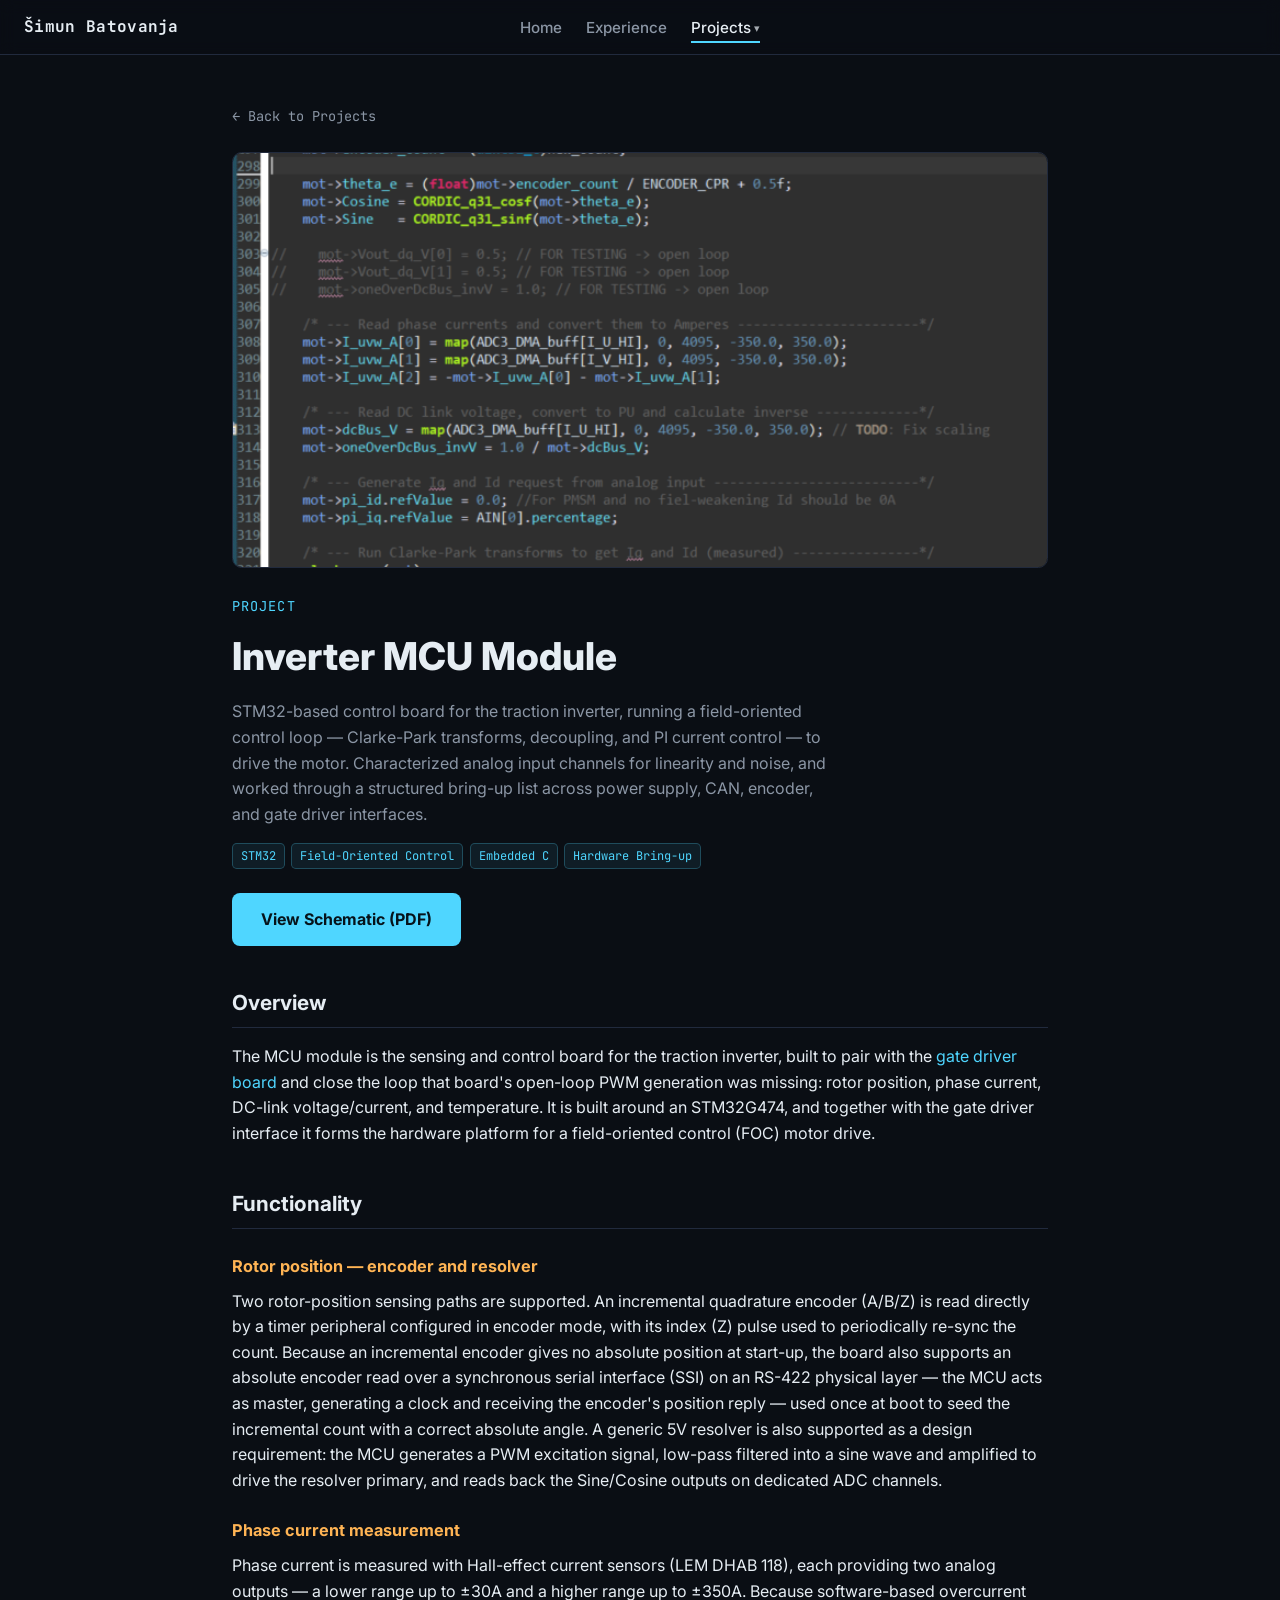
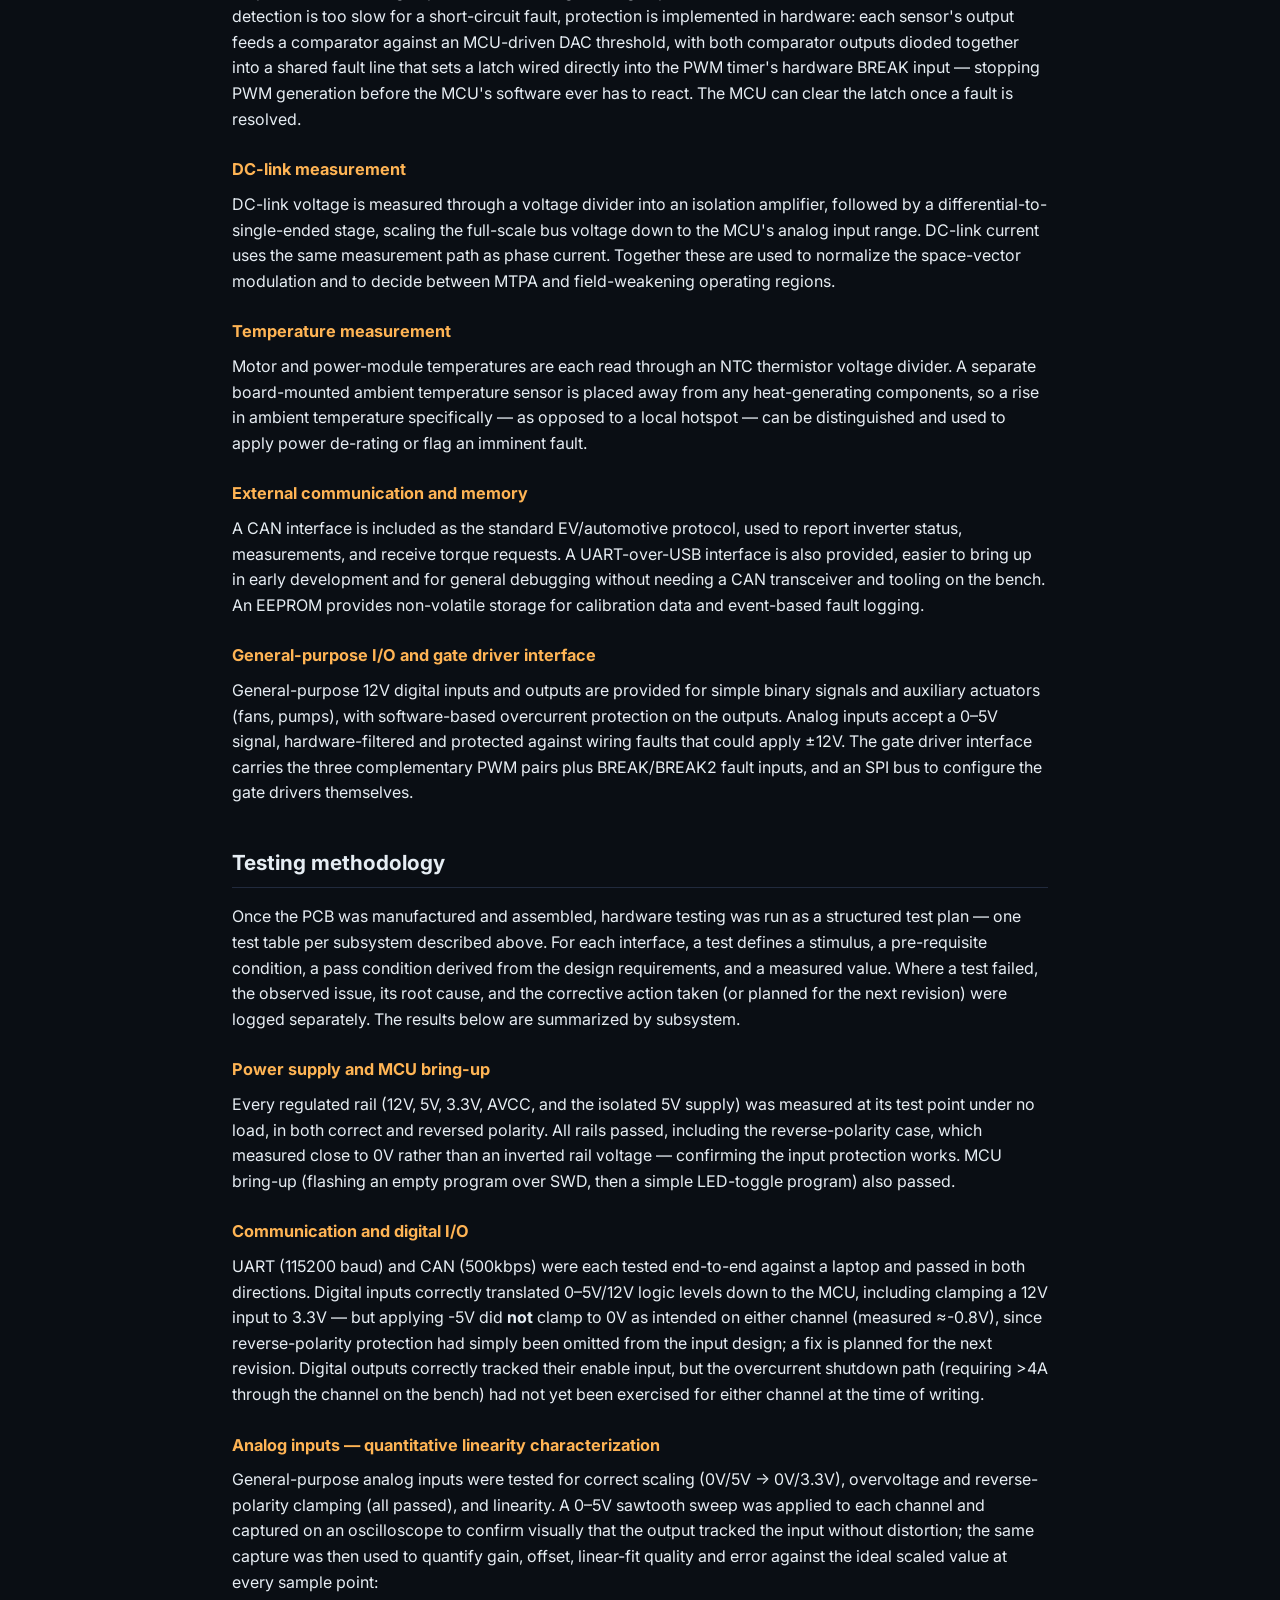
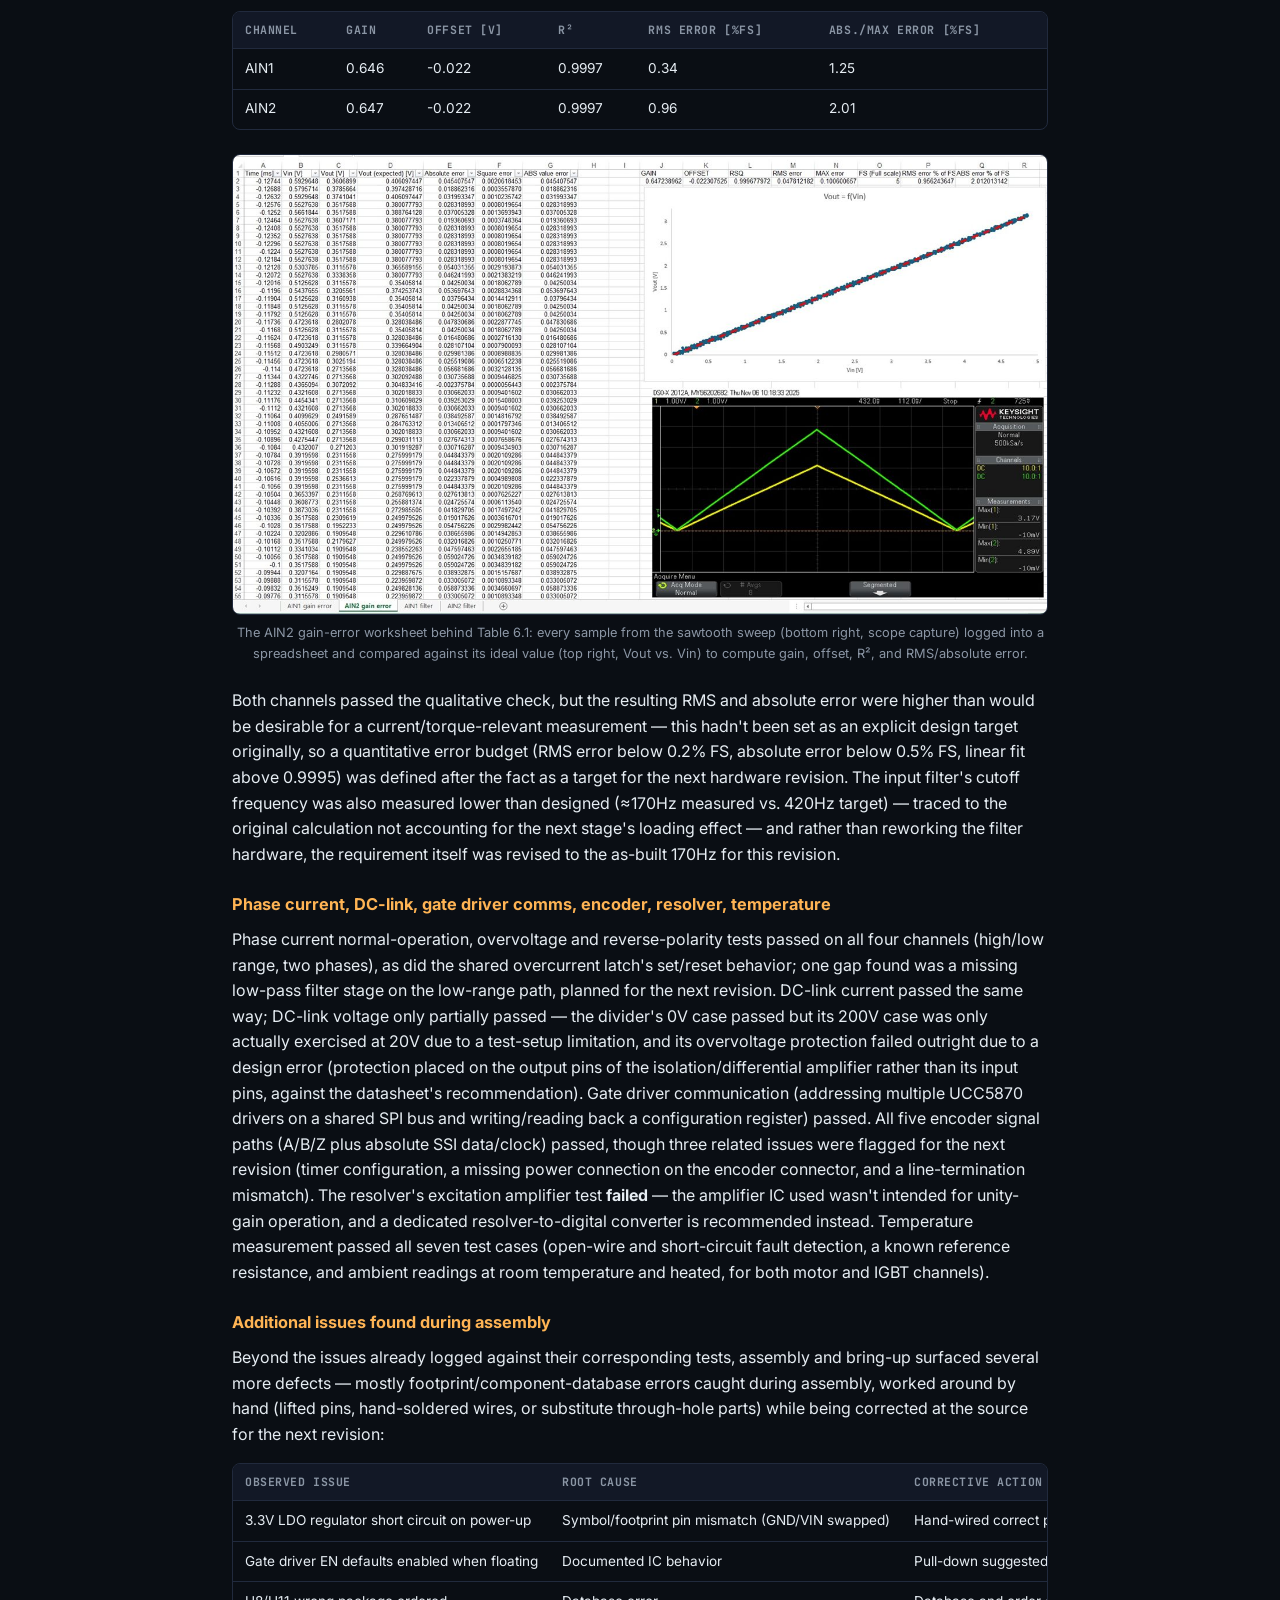
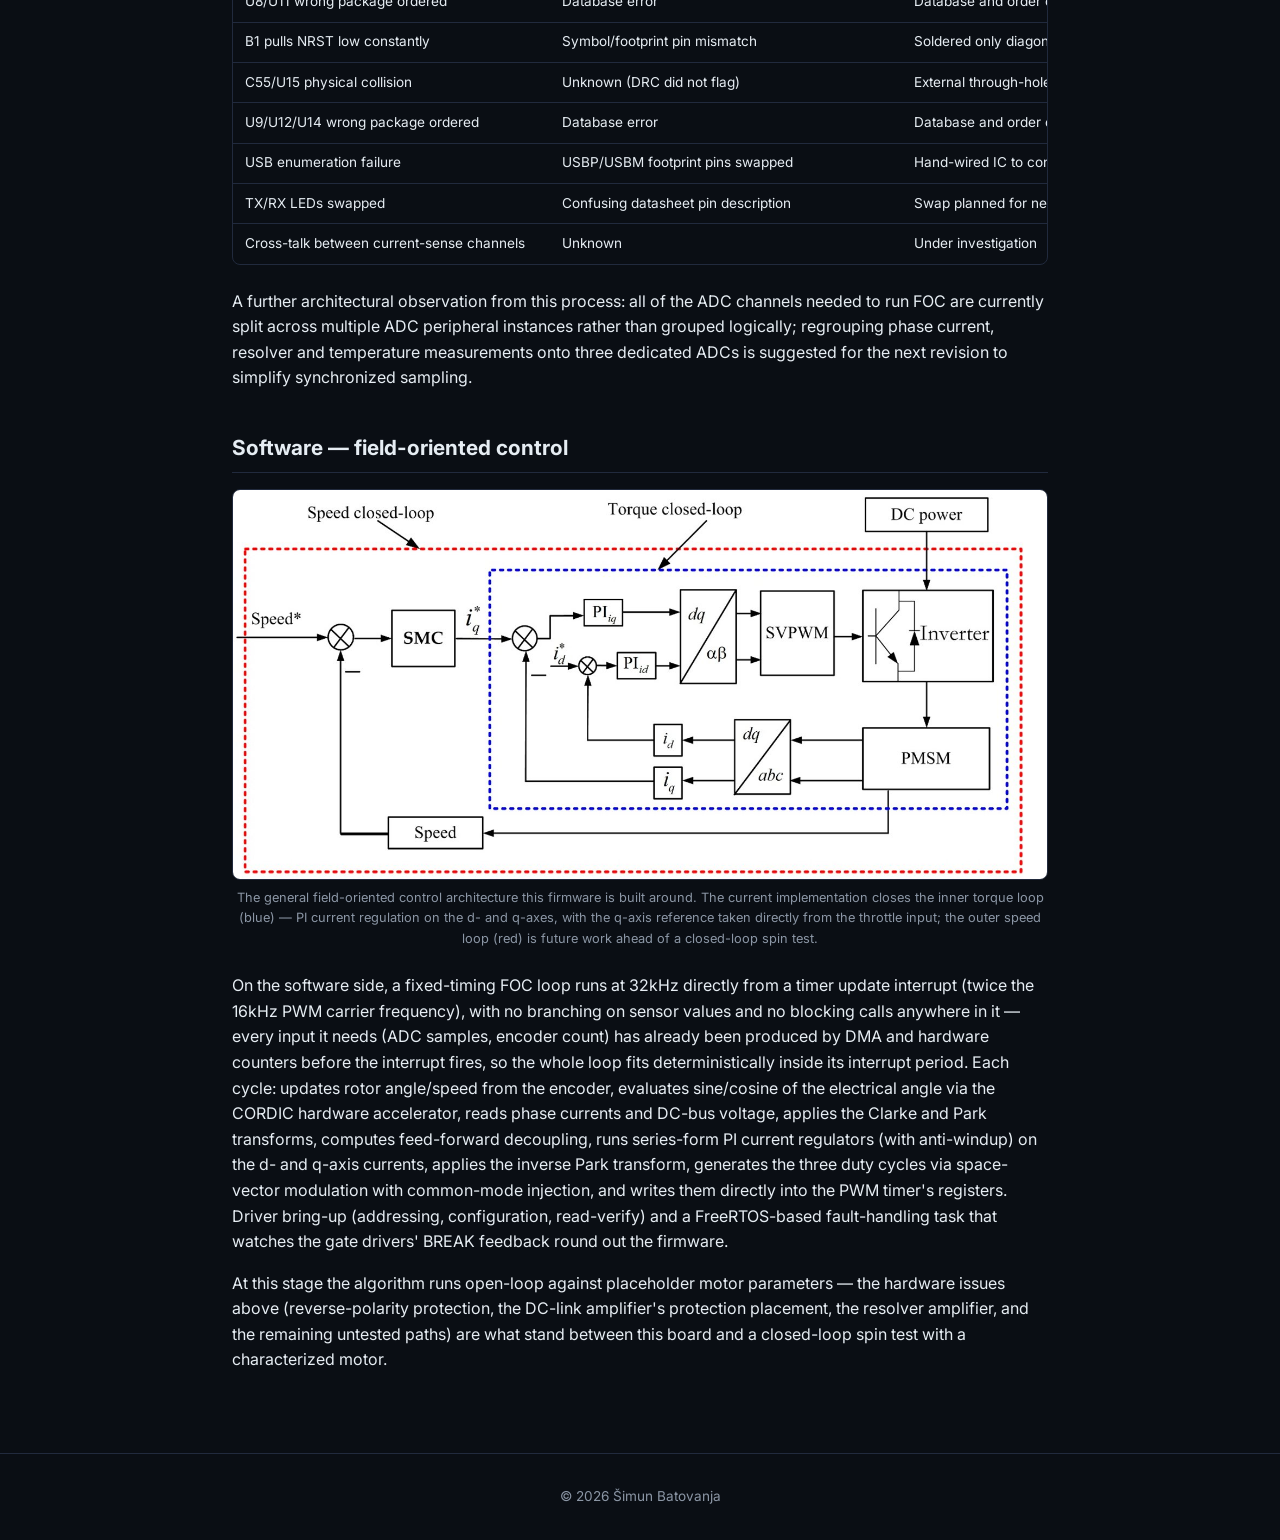
<file: projects/inverter-mcu-module.html>
<!doctype html>
<html lang="en">
<head>
  <meta charset="utf-8">
  <meta name="viewport" content="width=device-width, initial-scale=1, viewport-fit=cover">
  <title>Inverter MCU Module — Šimun Batovanja</title>
  <meta name="description" content="STM32-based control board running field-oriented control for the traction inverter.">
  <link rel="preconnect" href="https://fonts.googleapis.com">
  <link rel="preconnect" href="https://fonts.gstatic.com" crossorigin>
  <link href="https://fonts.googleapis.com/css2?family=Inter:wght@400;500;600;700;800&family=JetBrains+Mono:wght@400;500;700&display=swap" rel="stylesheet">
  <link rel="stylesheet" href="../assets/css/style.css">
</head>
<body data-root="..">

  <nav class="nav">
    <div class="nav__brand">Šimun Batovanja</div>
    <ul class="nav__links">
      <li><a href="../index.html">Home</a></li>
      <li><a href="../experience.html">Experience</a></li>
      <li><a href="../projects.html" aria-current="page" data-projects-link>Projects</a></li>
    </ul>
    <div class="nav__spacer" aria-hidden="true"></div>
  </nav>

  <main class="page">
    <a class="back-link" href="../projects.html">&larr; Back to Projects</a>

    <img class="project-hero" src="../assets/images/projects/inverter-mcu-module.png" alt="Embedded C source code implementing a field-oriented control loop">

    <header class="page__header">
      <p class="page__eyebrow">Project</p>
      <h1 class="page__title">Inverter MCU Module</h1>
      <p class="page__lede">STM32-based control board for the traction inverter, running a field-oriented control loop — Clarke-Park transforms, decoupling, and PI current control — to drive the motor. Characterized analog input channels for linearity and noise, and worked through a structured bring-up list across power supply, CAN, encoder, and gate driver interfaces.</p>
      <div class="project-detail__tags">
        <span class="tag">STM32</span>
        <span class="tag">Field-Oriented Control</span>
        <span class="tag">Embedded C</span>
        <span class="tag">Hardware Bring-up</span>
      </div>
      <div class="btn-row" style="justify-content: flex-start; margin-top: 1.5rem;">
        <a class="btn" href="../assets/schematics/MCU-Module-V1.0-Schematic.pdf" target="_blank" rel="noopener">View Schematic (PDF)</a>
      </div>
    </header>

    <section class="project-detail__body">
      <h2>Overview</h2>
      <p>The MCU module is the sensing and control board for the traction inverter, built to pair with the <a href="inverter-gate-driver.html">gate driver board</a> and close the loop that board's open-loop PWM generation was missing: rotor position, phase current, DC-link voltage/current, and temperature. It is built around an STM32G474, and together with the gate driver interface it forms the hardware platform for a field-oriented control (FOC) motor drive.</p>

      <h2>Functionality</h2>

      <h3>Rotor position — encoder and resolver</h3>
      <p>Two rotor-position sensing paths are supported. An incremental quadrature encoder (A/B/Z) is read directly by a timer peripheral configured in encoder mode, with its index (Z) pulse used to periodically re-sync the count. Because an incremental encoder gives no absolute position at start-up, the board also supports an absolute encoder read over a synchronous serial interface (SSI) on an RS-422 physical layer — the MCU acts as master, generating a clock and receiving the encoder's position reply — used once at boot to seed the incremental count with a correct absolute angle. A generic 5V resolver is also supported as a design requirement: the MCU generates a PWM excitation signal, low-pass filtered into a sine wave and amplified to drive the resolver primary, and reads back the Sine/Cosine outputs on dedicated ADC channels.</p>

      <h3>Phase current measurement</h3>
      <p>Phase current is measured with Hall-effect current sensors (LEM DHAB 118), each providing two analog outputs — a lower range up to ±30A and a higher range up to ±350A. Because software-based overcurrent detection is too slow for a short-circuit fault, protection is implemented in hardware: each sensor's output feeds a comparator against an MCU-driven DAC threshold, with both comparator outputs dioded together into a shared fault line that sets a latch wired directly into the PWM timer's hardware BREAK input — stopping PWM generation before the MCU's software ever has to react. The MCU can clear the latch once a fault is resolved.</p>

      <h3>DC-link measurement</h3>
      <p>DC-link voltage is measured through a voltage divider into an isolation amplifier, followed by a differential-to-single-ended stage, scaling the full-scale bus voltage down to the MCU's analog input range. DC-link current uses the same measurement path as phase current. Together these are used to normalize the space-vector modulation and to decide between MTPA and field-weakening operating regions.</p>

      <h3>Temperature measurement</h3>
      <p>Motor and power-module temperatures are each read through an NTC thermistor voltage divider. A separate board-mounted ambient temperature sensor is placed away from any heat-generating components, so a rise in ambient temperature specifically — as opposed to a local hotspot — can be distinguished and used to apply power de-rating or flag an imminent fault.</p>

      <h3>External communication and memory</h3>
      <p>A CAN interface is included as the standard EV/automotive protocol, used to report inverter status, measurements, and receive torque requests. A UART-over-USB interface is also provided, easier to bring up in early development and for general debugging without needing a CAN transceiver and tooling on the bench. An EEPROM provides non-volatile storage for calibration data and event-based fault logging.</p>

      <h3>General-purpose I/O and gate driver interface</h3>
      <p>General-purpose 12V digital inputs and outputs are provided for simple binary signals and auxiliary actuators (fans, pumps), with software-based overcurrent protection on the outputs. Analog inputs accept a 0–5V signal, hardware-filtered and protected against wiring faults that could apply ±12V. The gate driver interface carries the three complementary PWM pairs plus BREAK/BREAK2 fault inputs, and an SPI bus to configure the gate drivers themselves.</p>

      <h2>Testing methodology</h2>
      <p>Once the PCB was manufactured and assembled, hardware testing was run as a structured test plan — one test table per subsystem described above. For each interface, a test defines a stimulus, a pre-requisite condition, a pass condition derived from the design requirements, and a measured value. Where a test failed, the observed issue, its root cause, and the corrective action taken (or planned for the next revision) were logged separately. The results below are summarized by subsystem.</p>

      <h3>Power supply and MCU bring-up</h3>
      <p>Every regulated rail (12V, 5V, 3.3V, AVCC, and the isolated 5V supply) was measured at its test point under no load, in both correct and reversed polarity. All rails passed, including the reverse-polarity case, which measured close to 0V rather than an inverted rail voltage — confirming the input protection works. MCU bring-up (flashing an empty program over SWD, then a simple LED-toggle program) also passed.</p>

      <h3>Communication and digital I/O</h3>
      <p>UART (115200 baud) and CAN (500kbps) were each tested end-to-end against a laptop and passed in both directions. Digital inputs correctly translated 0–5V/12V logic levels down to the MCU, including clamping a 12V input to 3.3V — but applying -5V did <strong>not</strong> clamp to 0V as intended on either channel (measured ≈-0.8V), since reverse-polarity protection had simply been omitted from the input design; a fix is planned for the next revision. Digital outputs correctly tracked their enable input, but the overcurrent shutdown path (requiring >4A through the channel on the bench) had not yet been exercised for either channel at the time of writing.</p>

      <h3>Analog inputs — quantitative linearity characterization</h3>
      <p>General-purpose analog inputs were tested for correct scaling (0V/5V → 0V/3.3V), overvoltage and reverse-polarity clamping (all passed), and linearity. A 0–5V sawtooth sweep was applied to each channel and captured on an oscilloscope to confirm visually that the output tracked the input without distortion; the same capture was then used to quantify gain, offset, linear-fit quality and error against the ideal scaled value at every sample point:</p>

      <div class="table-wrap">
        <table>
          <thead>
            <tr><th>Channel</th><th>Gain</th><th>Offset [V]</th><th>R²</th><th>RMS error [%FS]</th><th>Abs./max error [%FS]</th></tr>
          </thead>
          <tbody>
            <tr><td>AIN1</td><td>0.646</td><td>-0.022</td><td>0.9997</td><td>0.34</td><td>1.25</td></tr>
            <tr><td>AIN2</td><td>0.647</td><td>-0.022</td><td>0.9997</td><td>0.96</td><td>2.01</td></tr>
          </tbody>
        </table>
      </div>
      <figure class="schematic-figure">
        <img src="../assets/images/projects/mcu-analog-input-test.jpg" alt="Spreadsheet, linear-fit plot, and oscilloscope capture used to compute the AIN2 gain, offset, R-squared, and RMS/absolute error values">
        <figcaption>The AIN2 gain-error worksheet behind Table 6.1: every sample from the sawtooth sweep (bottom right, scope capture) logged into a spreadsheet and compared against its ideal value (top right, Vout vs. Vin) to compute gain, offset, R², and RMS/absolute error.</figcaption>
      </figure>
      <p>Both channels passed the qualitative check, but the resulting RMS and absolute error were higher than would be desirable for a current/torque-relevant measurement — this hadn't been set as an explicit design target originally, so a quantitative error budget (RMS error below 0.2% FS, absolute error below 0.5% FS, linear fit above 0.9995) was defined after the fact as a target for the next hardware revision. The input filter's cutoff frequency was also measured lower than designed (≈170Hz measured vs. 420Hz target) — traced to the original calculation not accounting for the next stage's loading effect — and rather than reworking the filter hardware, the requirement itself was revised to the as-built 170Hz for this revision.</p>

      <h3>Phase current, DC-link, gate driver comms, encoder, resolver, temperature</h3>
      <p>Phase current normal-operation, overvoltage and reverse-polarity tests passed on all four channels (high/low range, two phases), as did the shared overcurrent latch's set/reset behavior; one gap found was a missing low-pass filter stage on the low-range path, planned for the next revision. DC-link current passed the same way; DC-link voltage only partially passed — the divider's 0V case passed but its 200V case was only actually exercised at 20V due to a test-setup limitation, and its overvoltage protection failed outright due to a design error (protection placed on the output pins of the isolation/differential amplifier rather than its input pins, against the datasheet's recommendation). Gate driver communication (addressing multiple UCC5870 drivers on a shared SPI bus and writing/reading back a configuration register) passed. All five encoder signal paths (A/B/Z plus absolute SSI data/clock) passed, though three related issues were flagged for the next revision (timer configuration, a missing power connection on the encoder connector, and a line-termination mismatch). The resolver's excitation amplifier test <strong>failed</strong> — the amplifier IC used wasn't intended for unity-gain operation, and a dedicated resolver-to-digital converter is recommended instead. Temperature measurement passed all seven test cases (open-wire and short-circuit fault detection, a known reference resistance, and ambient readings at room temperature and heated, for both motor and IGBT channels).</p>

      <h3>Additional issues found during assembly</h3>
      <p>Beyond the issues already logged against their corresponding tests, assembly and bring-up surfaced several more defects — mostly footprint/component-database errors caught during assembly, worked around by hand (lifted pins, hand-soldered wires, or substitute through-hole parts) while being corrected at the source for the next revision:</p>

      <div class="table-wrap">
        <table>
          <thead>
            <tr><th>Observed issue</th><th>Root cause</th><th>Corrective action</th></tr>
          </thead>
          <tbody>
            <tr><td>3.3V LDO regulator short circuit on power-up</td><td>Symbol/footprint pin mismatch (GND/VIN swapped)</td><td>Hand-wired correct pin; symbol corrected</td></tr>
            <tr><td>Gate driver EN defaults enabled when floating</td><td>Documented IC behavior</td><td>Pull-down suggested for next revision</td></tr>
            <tr><td>U8/U11 wrong package ordered</td><td>Database error</td><td>Database and order corrected</td></tr>
            <tr><td>B1 pulls NRST low constantly</td><td>Symbol/footprint pin mismatch</td><td>Soldered only diagonal pins</td></tr>
            <tr><td>C55/U15 physical collision</td><td>Unknown (DRC did not flag)</td><td>External through-hole part used</td></tr>
            <tr><td>U9/U12/U14 wrong package ordered</td><td>Database error</td><td>Database and order corrected</td></tr>
            <tr><td>USB enumeration failure</td><td>USBP/USBM footprint pins swapped</td><td>Hand-wired IC to connector; footprint fix planned</td></tr>
            <tr><td>TX/RX LEDs swapped</td><td>Confusing datasheet pin description</td><td>Swap planned for next revision</td></tr>
            <tr><td>Cross-talk between current-sense channels</td><td>Unknown</td><td>Under investigation</td></tr>
          </tbody>
        </table>
      </div>
      <p>A further architectural observation from this process: all of the ADC channels needed to run FOC are currently split across multiple ADC peripheral instances rather than grouped logically; regrouping phase current, resolver and temperature measurements onto three dedicated ADCs is suggested for the next revision to simplify synchronized sampling.</p>

      <h2>Software — field-oriented control</h2>
      <figure class="schematic-figure">
        <img src="../assets/images/projects/pmsm-foc-loop.jpg" alt="Block diagram of a field-oriented control scheme for a PMSM: an outer speed closed-loop feeding an inner torque closed-loop with dq/alpha-beta transforms, PI current regulators, SVPWM, inverter and PMSM feedback">
        <figcaption>The general field-oriented control architecture this firmware is built around. The current implementation closes the inner torque loop (blue) — PI current regulation on the d- and q-axes, with the q-axis reference taken directly from the throttle input; the outer speed loop (red) is future work ahead of a closed-loop spin test.</figcaption>
      </figure>
      <p>On the software side, a fixed-timing FOC loop runs at 32kHz directly from a timer update interrupt (twice the 16kHz PWM carrier frequency), with no branching on sensor values and no blocking calls anywhere in it — every input it needs (ADC samples, encoder count) has already been produced by DMA and hardware counters before the interrupt fires, so the whole loop fits deterministically inside its interrupt period. Each cycle: updates rotor angle/speed from the encoder, evaluates sine/cosine of the electrical angle via the CORDIC hardware accelerator, reads phase currents and DC-bus voltage, applies the Clarke and Park transforms, computes feed-forward decoupling, runs series-form PI current regulators (with anti-windup) on the d- and q-axis currents, applies the inverse Park transform, generates the three duty cycles via space-vector modulation with common-mode injection, and writes them directly into the PWM timer's registers. Driver bring-up (addressing, configuration, read-verify) and a FreeRTOS-based fault-handling task that watches the gate drivers' BREAK feedback round out the firmware.</p>
      <p>At this stage the algorithm runs open-loop against placeholder motor parameters — the hardware issues above (reverse-polarity protection, the DC-link amplifier's protection placement, the resolver amplifier, and the remaining untested paths) are what stand between this board and a closed-loop spin test with a characterized motor.</p>
    </section>
  </main>

  <footer class="footer">
    &copy; <span id="year"></span> Šimun Batovanja
  </footer>

  <script src="../assets/js/nav-dropdown.js" defer></script>
  <script>
    document.getElementById('year').textContent = new Date().getFullYear();
  </script>
</body>
</html>
</file>
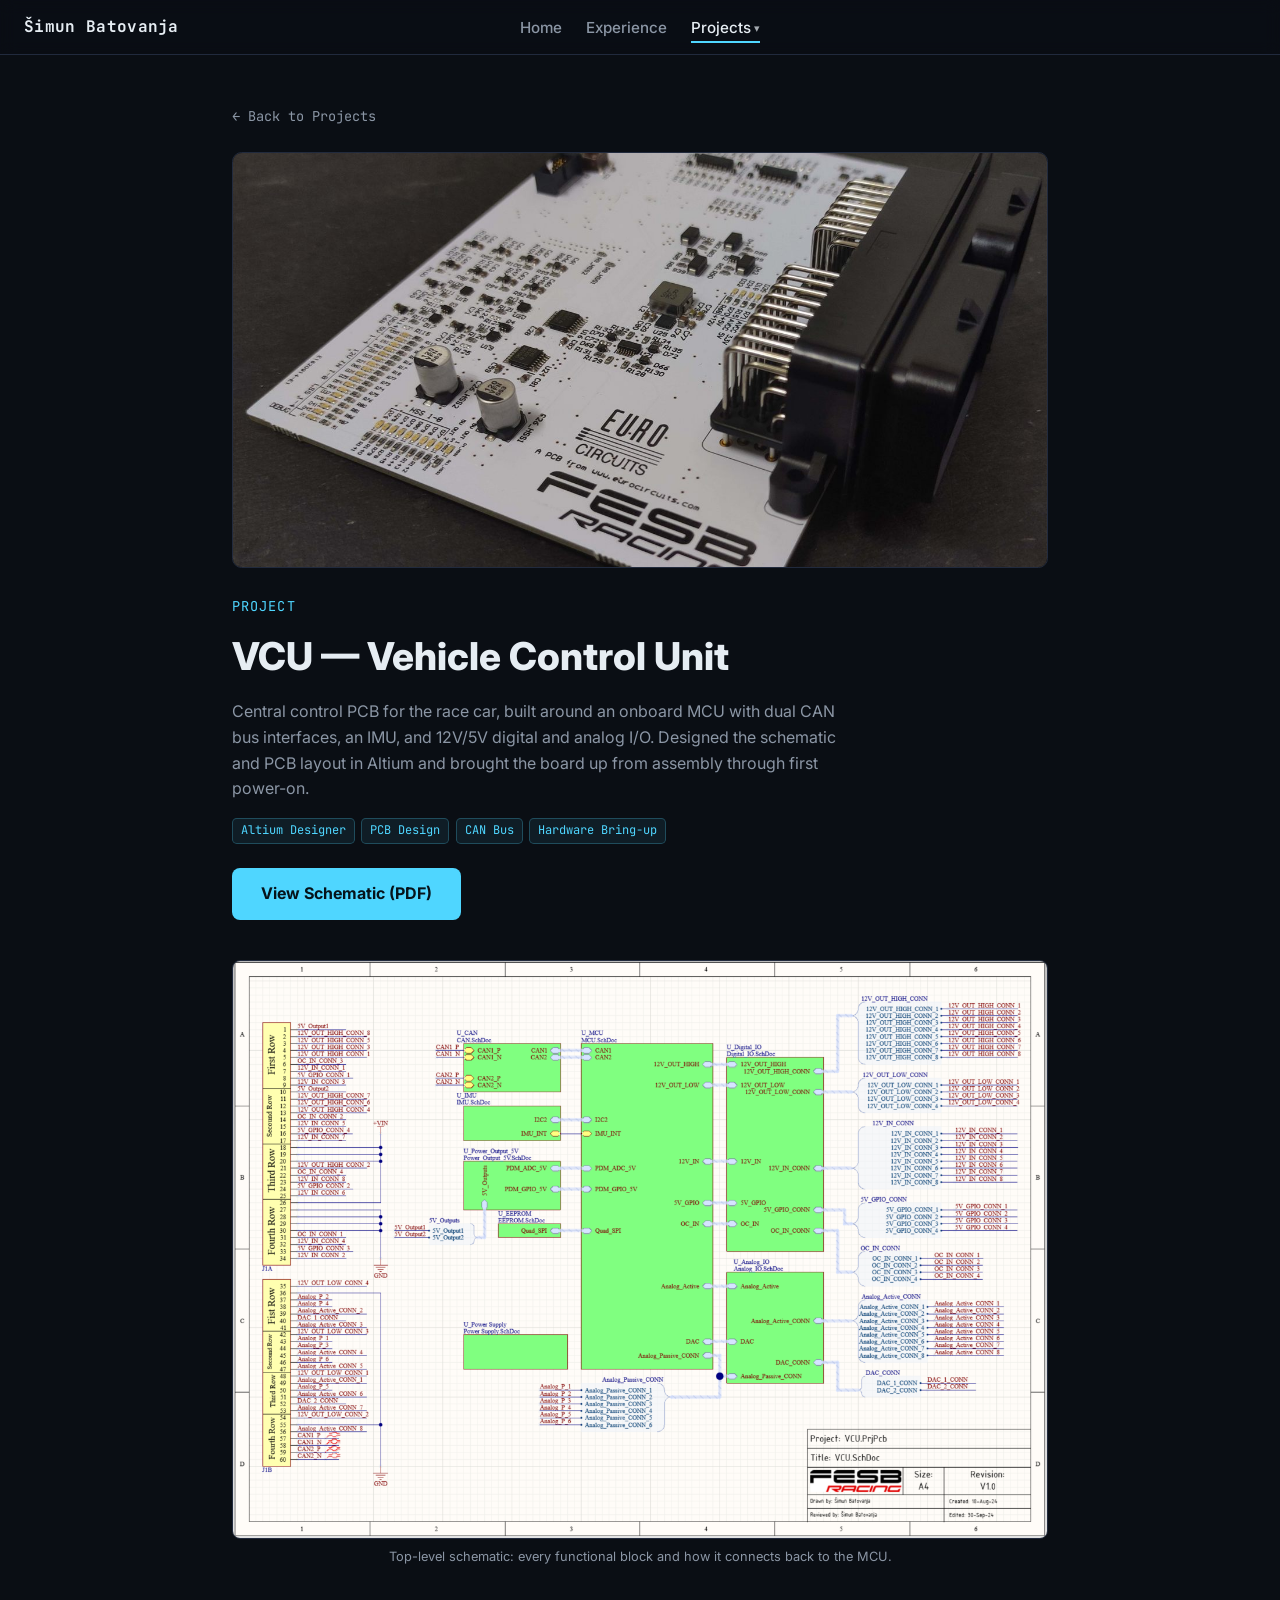
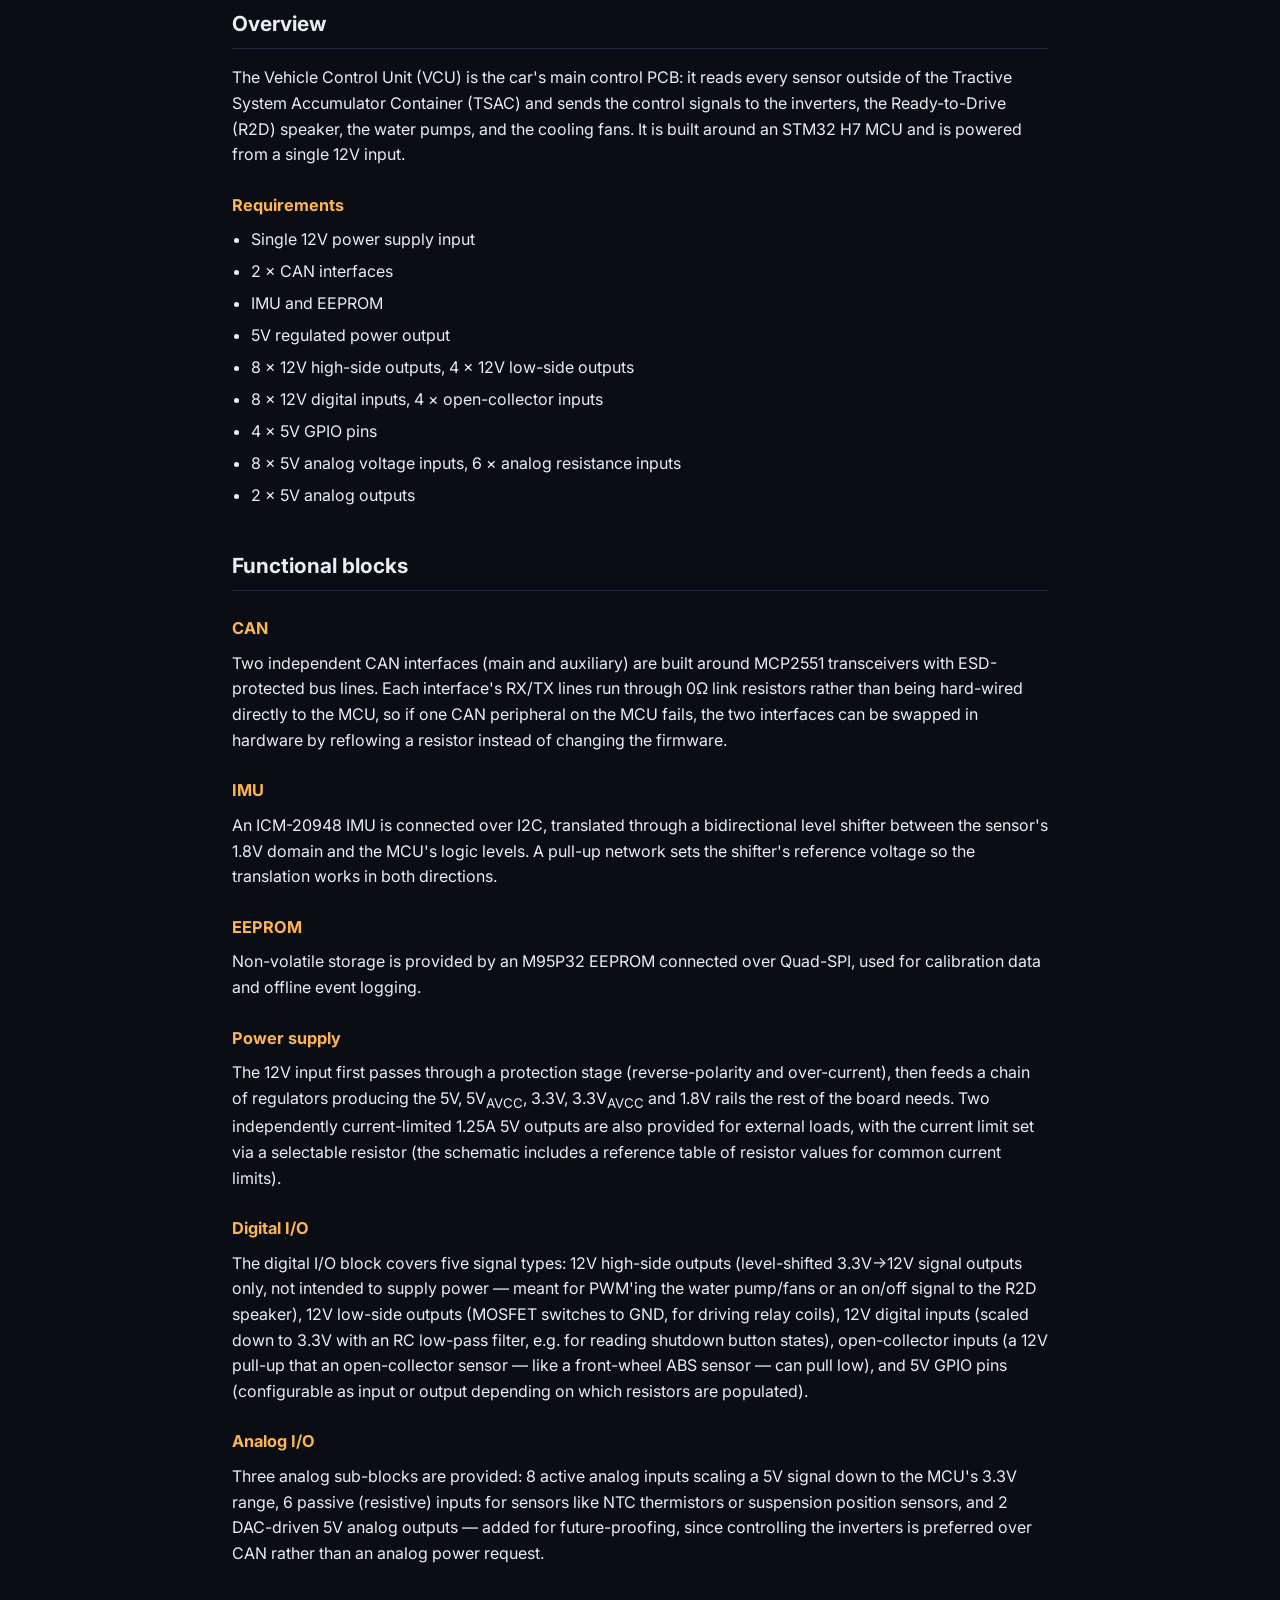
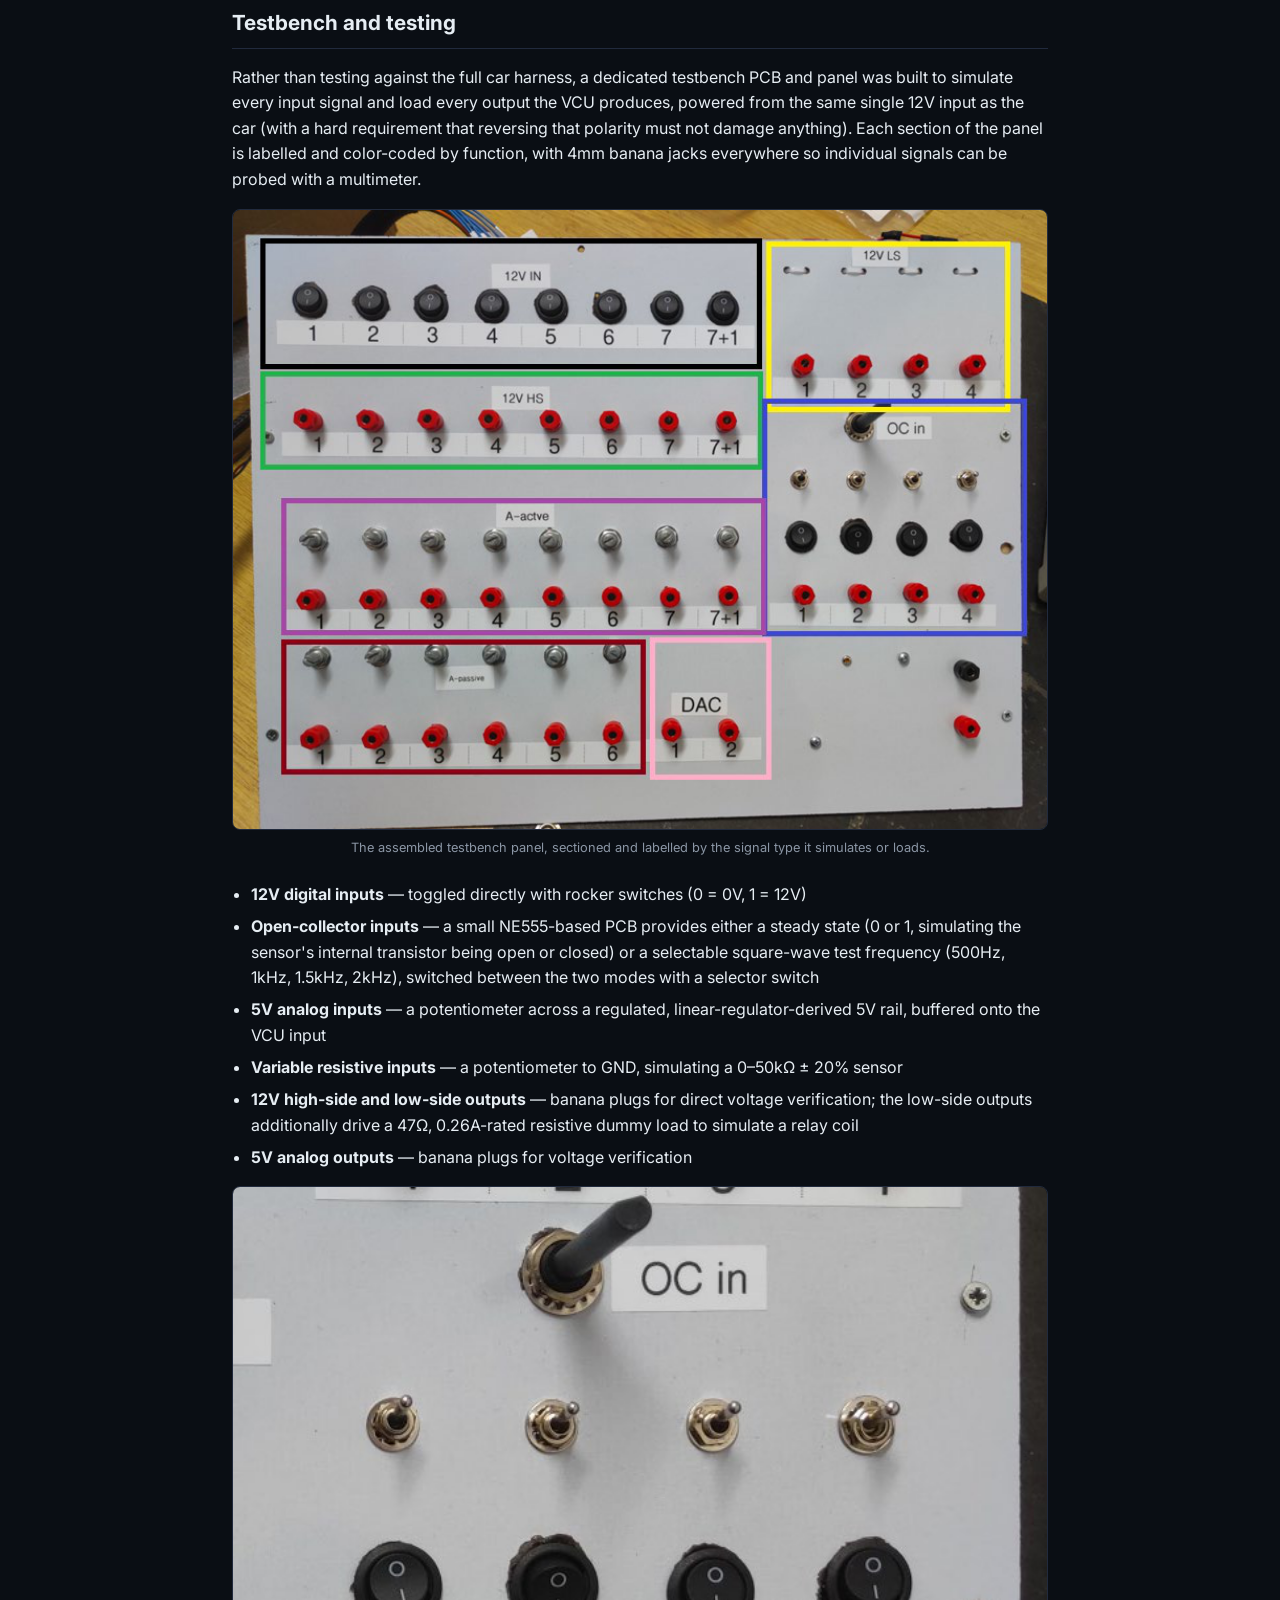
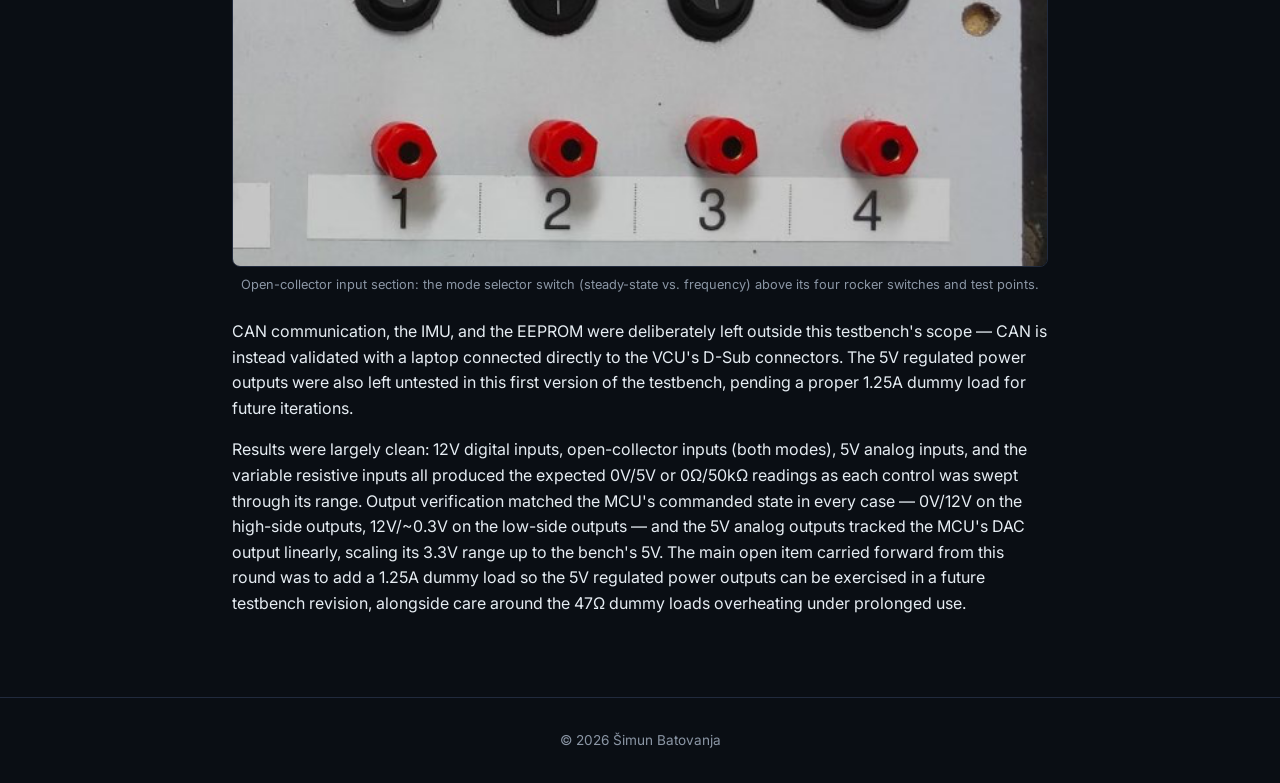
<file: projects/vcu.html>
<!doctype html>
<html lang="en">
<head>
  <meta charset="utf-8">
  <meta name="viewport" content="width=device-width, initial-scale=1, viewport-fit=cover">
  <title>VCU — Vehicle Control Unit — Šimun Batovanja</title>
  <meta name="description" content="Central vehicle control PCB with dual CAN, IMU, and digital/analog I/O.">
  <link rel="preconnect" href="https://fonts.googleapis.com">
  <link rel="preconnect" href="https://fonts.gstatic.com" crossorigin>
  <link href="https://fonts.googleapis.com/css2?family=Inter:wght@400;500;600;700;800&family=JetBrains+Mono:wght@400;500;700&display=swap" rel="stylesheet">
  <link rel="stylesheet" href="../assets/css/style.css">
</head>
<body data-root="..">

  <nav class="nav">
    <div class="nav__brand">Šimun Batovanja</div>
    <ul class="nav__links">
      <li><a href="../index.html">Home</a></li>
      <li><a href="../experience.html">Experience</a></li>
      <li><a href="../projects.html" aria-current="page" data-projects-link>Projects</a></li>
    </ul>
    <div class="nav__spacer" aria-hidden="true"></div>
  </nav>

  <main class="page">
    <a class="back-link" href="../projects.html">&larr; Back to Projects</a>

    <img class="project-hero" src="../assets/images/projects/vcu.jpg" alt="Assembled Vehicle Control Unit PCB with automotive connector">

    <header class="page__header">
      <p class="page__eyebrow">Project</p>
      <h1 class="page__title">VCU — Vehicle Control Unit</h1>
      <p class="page__lede">Central control PCB for the race car, built around an onboard MCU with dual CAN bus interfaces, an IMU, and 12V/5V digital and analog I/O. Designed the schematic and PCB layout in Altium and brought the board up from assembly through first power-on.</p>
      <div class="project-detail__tags">
        <span class="tag">Altium Designer</span>
        <span class="tag">PCB Design</span>
        <span class="tag">CAN Bus</span>
        <span class="tag">Hardware Bring-up</span>
      </div>
      <div class="btn-row" style="justify-content: flex-start; margin-top: 1.5rem;">
        <a class="btn" href="../assets/schematics/VCU-V1.0-Schematic.pdf" target="_blank" rel="noopener">View Schematic (PDF)</a>
      </div>
    </header>

    <section class="project-detail__body">
      <figure class="schematic-figure">
        <img src="../assets/images/projects/vcu-top-schematic.png" alt="Top-level VCU schematic block diagram showing CAN, IMU, EEPROM, power supply, digital I/O and analog I/O blocks">
        <figcaption>Top-level schematic: every functional block and how it connects back to the MCU.</figcaption>
      </figure>

      <h2>Overview</h2>
      <p>The Vehicle Control Unit (VCU) is the car's main control PCB: it reads every sensor outside of the Tractive System Accumulator Container (TSAC) and sends the control signals to the inverters, the Ready-to-Drive (R2D) speaker, the water pumps, and the cooling fans. It is built around an STM32 H7 MCU and is powered from a single 12V input.</p>

      <h3>Requirements</h3>
      <ul>
        <li>Single 12V power supply input</li>
        <li>2 × CAN interfaces</li>
        <li>IMU and EEPROM</li>
        <li>5V regulated power output</li>
        <li>8 × 12V high-side outputs, 4 × 12V low-side outputs</li>
        <li>8 × 12V digital inputs, 4 × open-collector inputs</li>
        <li>4 × 5V GPIO pins</li>
        <li>8 × 5V analog voltage inputs, 6 × analog resistance inputs</li>
        <li>2 × 5V analog outputs</li>
      </ul>

      <h2>Functional blocks</h2>

      <h3>CAN</h3>
      <p>Two independent CAN interfaces (main and auxiliary) are built around MCP2551 transceivers with ESD-protected bus lines. Each interface's RX/TX lines run through 0Ω link resistors rather than being hard-wired directly to the MCU, so if one CAN peripheral on the MCU fails, the two interfaces can be swapped in hardware by reflowing a resistor instead of changing the firmware.</p>

      <h3>IMU</h3>
      <p>An ICM-20948 IMU is connected over I2C, translated through a bidirectional level shifter between the sensor's 1.8V domain and the MCU's logic levels. A pull-up network sets the shifter's reference voltage so the translation works in both directions.</p>

      <h3>EEPROM</h3>
      <p>Non-volatile storage is provided by an M95P32 EEPROM connected over Quad-SPI, used for calibration data and offline event logging.</p>

      <h3>Power supply</h3>
      <p>The 12V input first passes through a protection stage (reverse-polarity and over-current), then feeds a chain of regulators producing the 5V, 5V<sub>AVCC</sub>, 3.3V, 3.3V<sub>AVCC</sub> and 1.8V rails the rest of the board needs. Two independently current-limited 1.25A 5V outputs are also provided for external loads, with the current limit set via a selectable resistor (the schematic includes a reference table of resistor values for common current limits).</p>

      <h3>Digital I/O</h3>
      <p>The digital I/O block covers five signal types: 12V high-side outputs (level-shifted 3.3V→12V signal outputs only, not intended to supply power — meant for PWM'ing the water pump/fans or an on/off signal to the R2D speaker), 12V low-side outputs (MOSFET switches to GND, for driving relay coils), 12V digital inputs (scaled down to 3.3V with an RC low-pass filter, e.g. for reading shutdown button states), open-collector inputs (a 12V pull-up that an open-collector sensor — like a front-wheel ABS sensor — can pull low), and 5V GPIO pins (configurable as input or output depending on which resistors are populated).</p>

      <h3>Analog I/O</h3>
      <p>Three analog sub-blocks are provided: 8 active analog inputs scaling a 5V signal down to the MCU's 3.3V range, 6 passive (resistive) inputs for sensors like NTC thermistors or suspension position sensors, and 2 DAC-driven 5V analog outputs — added for future-proofing, since controlling the inverters is preferred over CAN rather than an analog power request.</p>

      <h2>Testbench and testing</h2>
      <p>Rather than testing against the full car harness, a dedicated testbench PCB and panel was built to simulate every input signal and load every output the VCU produces, powered from the same single 12V input as the car (with a hard requirement that reversing that polarity must not damage anything). Each section of the panel is labelled and color-coded by function, with 4mm banana jacks everywhere so individual signals can be probed with a multimeter.</p>

      <figure class="schematic-figure">
        <img src="../assets/images/projects/vcu-testbench-panel.png" alt="Labelled testbench panel showing sections for 12V inputs, 12V high-side and low-side outputs, analog active and passive inputs, DAC outputs, and open-collector inputs">
        <figcaption>The assembled testbench panel, sectioned and labelled by the signal type it simulates or loads.</figcaption>
      </figure>

      <ul>
        <li><strong>12V digital inputs</strong> — toggled directly with rocker switches (0 = 0V, 1 = 12V)</li>
        <li><strong>Open-collector inputs</strong> — a small NE555-based PCB provides either a steady state (0 or 1, simulating the sensor's internal transistor being open or closed) or a selectable square-wave test frequency (500Hz, 1kHz, 1.5kHz, 2kHz), switched between the two modes with a selector switch</li>
        <li><strong>5V analog inputs</strong> — a potentiometer across a regulated, linear-regulator-derived 5V rail, buffered onto the VCU input</li>
        <li><strong>Variable resistive inputs</strong> — a potentiometer to GND, simulating a 0–50kΩ ± 20% sensor</li>
        <li><strong>12V high-side and low-side outputs</strong> — banana plugs for direct voltage verification; the low-side outputs additionally drive a 47Ω, 0.26A-rated resistive dummy load to simulate a relay coil</li>
        <li><strong>5V analog outputs</strong> — banana plugs for voltage verification</li>
      </ul>

      <figure class="schematic-figure">
        <img src="../assets/images/projects/vcu-testbench-switches.png" alt="Close-up of the open-collector input mode-selector and rocker switches on the testbench panel">
        <figcaption>Open-collector input section: the mode selector switch (steady-state vs. frequency) above its four rocker switches and test points.</figcaption>
      </figure>

      <p>CAN communication, the IMU, and the EEPROM were deliberately left outside this testbench's scope — CAN is instead validated with a laptop connected directly to the VCU's D-Sub connectors. The 5V regulated power outputs were also left untested in this first version of the testbench, pending a proper 1.25A dummy load for future iterations.</p>

      <p>Results were largely clean: 12V digital inputs, open-collector inputs (both modes), 5V analog inputs, and the variable resistive inputs all produced the expected 0V/5V or 0Ω/50kΩ readings as each control was swept through its range. Output verification matched the MCU's commanded state in every case — 0V/12V on the high-side outputs, 12V/~0.3V on the low-side outputs — and the 5V analog outputs tracked the MCU's DAC output linearly, scaling its 3.3V range up to the bench's 5V. The main open item carried forward from this round was to add a 1.25A dummy load so the 5V regulated power outputs can be exercised in a future testbench revision, alongside care around the 47Ω dummy loads overheating under prolonged use.</p>
    </section>
  </main>

  <footer class="footer">
    &copy; <span id="year"></span> Šimun Batovanja
  </footer>

  <script src="../assets/js/nav-dropdown.js" defer></script>
  <script>
    document.getElementById('year').textContent = new Date().getFullYear();
  </script>
</body>
</html>
</file>
<file: assets/css/style.css>
:root {
  --bg: #0a0e14;
  --bg-alt: #0f1420;
  --bg-card: #121826;
  --border: #212a3d;
  --text: #e6edf3;
  --text-muted: #8b96a5;
  --accent: #4fd6ff;
  --accent-2: #ffb454;
  --mono: "JetBrains Mono", "Fira Code", ui-monospace, Consolas, monospace;
  --sans: "Inter", -apple-system, BlinkMacSystemFont, "Segoe UI", sans-serif;
}

* { box-sizing: border-box; }

html { scroll-behavior: smooth; }

body {
  margin: 0;
  background: var(--bg);
  color: var(--text);
  font-family: var(--sans);
  line-height: 1.6;
}

a { color: var(--accent); text-decoration: none; }
a:hover { text-decoration: underline; }

img { max-width: 100%; }

/* ---------- Nav ---------- */
.nav {
  position: sticky;
  top: 0;
  z-index: 50;
  display: grid;
  grid-template-columns: 1fr auto 1fr;
  align-items: center;
  column-gap: 1rem;
  padding: 0.9rem 1.5rem;
  background: rgba(10, 14, 20, 0.85);
  backdrop-filter: blur(8px);
  border-bottom: 1px solid var(--border);
}

.nav__brand {
  grid-column: 1;
  justify-self: start;
  font-family: var(--mono);
  font-weight: 700;
  color: var(--text);
  letter-spacing: 0.02em;
  white-space: nowrap;
}

.nav__links {
  grid-column: 2;
  justify-self: center;
  display: flex;
  gap: 1.5rem;
  list-style: none;
  margin: 0;
  padding: 0;
}

.nav__spacer { grid-column: 3; }

.nav__links a {
  color: var(--text-muted);
  font-size: 0.95rem;
  font-weight: 500;
  padding: 0.3rem 0;
  border-bottom: 2px solid transparent;
}

.nav__links a:hover,
.nav__links a[aria-current="page"] {
  color: var(--text);
  text-decoration: none;
  border-bottom-color: var(--accent);
}

.nav__links li { position: relative; }

.nav__links a[data-projects-link]::after {
  content: "\25BE";
  margin-left: 0.35em;
  font-size: 0.7em;
  opacity: 0.7;
}

.nav__dropdown {
  position: absolute;
  top: 100%;
  left: 50%;
  transform: translateX(-50%);
  /* No gap between this box and the li above it — the padding-top below
     bridges the visual gap while keeping the hoverable box contiguous,
     so moving the mouse slowly into the dropdown doesn't lose :hover. */
  padding-top: 0.6rem;
  display: none;
  z-index: 60;
}

.nav__dropdown-inner {
  display: flex;
  flex-direction: column;
  min-width: 13rem;
  background: var(--bg-card);
  border: 1px solid var(--border);
  border-radius: 0.5rem;
  padding: 0.35rem;
  box-shadow: 0 12px 30px rgba(0, 0, 0, 0.45);
}

.nav__links li:hover .nav__dropdown,
.nav__links li:focus-within .nav__dropdown,
.nav__links li.is-open .nav__dropdown {
  display: block;
}

.nav__dropdown a {
  color: var(--text-muted);
  font-size: 0.88rem;
  font-weight: 500;
  padding: 0.5rem 0.7rem;
  border-radius: 0.35rem;
  border-bottom: none;
  white-space: nowrap;
}

.nav__dropdown a:hover {
  color: var(--text);
  background: rgba(79, 214, 255, 0.08);
  text-decoration: none;
}

/* ---------- Hero (index page) ---------- */
.hero {
  position: relative;
  min-height: 100vh;
  display: flex;
  align-items: center;
  justify-content: center;
  padding: calc(6rem + env(safe-area-inset-top, 0px)) 1.5rem 4rem;
  background-image:
    linear-gradient(180deg, rgba(8, 11, 17, 0.75) 0%, rgba(8, 11, 17, 0.9) 60%, rgba(8, 11, 17, 1) 100%),
    url("../images/hero-bg.png");
  background-size: cover;
  background-position: center;
}

.hero__content {
  max-width: 46rem;
  text-align: center;
}

.hero__eyebrow {
  font-family: var(--mono);
  color: var(--accent);
  font-size: 0.9rem;
  letter-spacing: 0.08em;
  text-transform: uppercase;
  margin: 0 0 0.75rem;
}

.hero__name {
  font-size: clamp(2.2rem, 6vw, 3.4rem);
  font-weight: 800;
  margin: 0 0 0.4rem;
  letter-spacing: -0.01em;
}

.hero__title {
  font-size: clamp(1.05rem, 2.5vw, 1.3rem);
  color: var(--accent-2);
  font-weight: 600;
  margin: 0 0 1.5rem;
}

.hero__summary {
  color: var(--text-muted);
  font-size: 1.05rem;
  margin: 0 auto 2.2rem;
  max-width: 38rem;
}

.contact-row {
  display: flex;
  flex-wrap: wrap;
  justify-content: center;
  gap: 1rem 1.75rem;
  margin-bottom: 2.2rem;
  font-size: 0.95rem;
}

.contact-row__item {
  display: flex;
  align-items: center;
  gap: 0.45rem;
  color: var(--text-muted);
}

.contact-row__item a { color: var(--text); }

.contact-row__icon {
  width: 1.1rem;
  height: 1.1rem;
  flex-shrink: 0;
  stroke: var(--accent);
}

.btn {
  display: inline-flex;
  align-items: center;
  gap: 0.5rem;
  padding: 0.85rem 1.8rem;
  border-radius: 0.5rem;
  background: var(--accent);
  color: #06131a;
  font-weight: 700;
  font-size: 1rem;
  border: none;
  cursor: pointer;
}

.btn:hover { background: #7ae2ff; text-decoration: none; }

.btn--ghost {
  background: transparent;
  color: var(--text);
  border: 1px solid var(--border);
}

.btn--ghost:hover { background: var(--bg-card); border-color: var(--accent); }

.btn-row {
  display: flex;
  justify-content: center;
  gap: 1rem;
  flex-wrap: wrap;
}

/* ---------- Page layout (experience / projects) ---------- */
.page {
  max-width: 54rem;
  margin: 0 auto;
  padding: 3rem 1.5rem 5rem;
}

.page__header {
  margin-bottom: 2.5rem;
}

.page__eyebrow {
  font-family: var(--mono);
  color: var(--accent);
  font-size: 0.85rem;
  letter-spacing: 0.08em;
  text-transform: uppercase;
  margin: 0 0 0.5rem;
}

.page__title {
  font-size: clamp(1.8rem, 4vw, 2.4rem);
  font-weight: 800;
  margin: 0;
}

.page__lede {
  color: var(--text-muted);
  margin-top: 0.75rem;
  max-width: 38rem;
}

section.block { margin-bottom: 3rem; }

.block__title {
  font-family: var(--mono);
  font-size: 0.8rem;
  letter-spacing: 0.12em;
  text-transform: uppercase;
  color: var(--text-muted);
  margin: 0 0 1.25rem;
  padding-bottom: 0.6rem;
  border-bottom: 1px solid var(--border);
}

/* ---------- Experience entries ---------- */
.entry {
  position: relative;
  padding-left: 1.4rem;
  border-left: 2px solid var(--border);
  margin-bottom: 2rem;
}

.entry:last-child { margin-bottom: 0; }

.entry::before {
  content: "";
  position: absolute;
  left: -7px;
  top: 0.35rem;
  width: 12px;
  height: 12px;
  border-radius: 50%;
  background: var(--accent);
  box-shadow: 0 0 0 4px rgba(79, 214, 255, 0.15);
}

.entry__head {
  display: flex;
  flex-wrap: wrap;
  align-items: baseline;
  gap: 0.4rem 0.75rem;
  margin-bottom: 0.15rem;
}

.entry__role {
  font-size: 1.1rem;
  font-weight: 700;
  margin: 0;
}

.entry__dates {
  font-family: var(--mono);
  font-size: 0.85rem;
  color: var(--accent-2);
}

.entry__org {
  color: var(--text-muted);
  font-size: 0.95rem;
  margin: 0 0 0.75rem;
}

.entry ul {
  margin: 0;
  padding-left: 1.2rem;
}

.entry li {
  margin-bottom: 0.4rem;
  color: var(--text);
}

.entry li:last-child { margin-bottom: 0; }

/* ---------- Education / certification cards ---------- */
.card {
  background: var(--bg-card);
  border: 1px solid var(--border);
  border-radius: 0.6rem;
  padding: 1.1rem 1.3rem;
  margin-bottom: 1rem;
}

.card:last-child { margin-bottom: 0; }

.card__title { font-weight: 700; margin: 0 0 0.3rem; }
.card__meta { color: var(--text-muted); font-size: 0.9rem; margin: 0; }
.card__meta + .card__meta { margin-top: 0.1rem; }

/* ---------- Skills ---------- */
.skills-grid {
  display: grid;
  grid-template-columns: repeat(auto-fit, minmax(14rem, 1fr));
  gap: 1.5rem;
}

.skills-group h3 {
  font-size: 0.95rem;
  margin: 0 0 0.6rem;
  color: var(--text);
}

.skills-group ul {
  margin: 0;
  padding-left: 1.1rem;
  color: var(--text-muted);
  font-size: 0.92rem;
}

.skills-group li { margin-bottom: 0.3rem; }

/* ---------- Projects grid ---------- */
.projects-grid {
  display: grid;
  grid-template-columns: repeat(auto-fit, minmax(16rem, 1fr));
  gap: 1.5rem;
}

.project-card {
  background: var(--bg-card);
  border: 1px solid var(--border);
  border-radius: 0.6rem;
  overflow: hidden;
  display: flex;
  flex-direction: column;
  color: inherit;
  text-decoration: none;
  transition: border-color 0.15s ease, transform 0.15s ease;
}

.project-card:hover {
  border-color: var(--accent);
  transform: translateY(-2px);
  text-decoration: none;
}

.project-card__image {
  width: 100%;
  aspect-ratio: 16 / 9;
  object-fit: cover;
  background: var(--bg-alt);
  display: block;
}

.project-card__body { padding: 1.1rem 1.3rem; }

.project-card__title { font-weight: 700; margin: 0 0 0.4rem; }
.project-card__desc { color: var(--text-muted); font-size: 0.92rem; margin: 0 0 0.6rem; }

.project-card__tags {
  display: flex;
  flex-wrap: wrap;
  gap: 0.4rem;
}

.tag {
  font-family: var(--mono);
  font-size: 0.75rem;
  color: var(--accent);
  background: rgba(79, 214, 255, 0.08);
  border: 1px solid rgba(79, 214, 255, 0.25);
  padding: 0.15rem 0.5rem;
  border-radius: 0.3rem;
}

.empty-state {
  text-align: center;
  padding: 3.5rem 1.5rem;
  border: 1px dashed var(--border);
  border-radius: 0.6rem;
  color: var(--text-muted);
}

.empty-state p { margin: 0.3rem 0; }

/* ---------- Project detail page ---------- */
.back-link {
  display: inline-flex;
  align-items: center;
  gap: 0.4rem;
  font-family: var(--mono);
  font-size: 0.85rem;
  color: var(--text-muted);
  margin-bottom: 1.5rem;
}

.back-link:hover { color: var(--accent); text-decoration: none; }

.project-hero {
  width: 100%;
  max-height: 26rem;
  object-fit: cover;
  border-radius: 0.6rem;
  border: 1px solid var(--border);
  margin-bottom: 1.75rem;
  display: block;
}

.project-detail__tags {
  display: flex;
  flex-wrap: wrap;
  gap: 0.4rem;
  margin-top: 1rem;
}

.project-detail__body {
  margin-top: 2rem;
  color: var(--text);
}

.project-detail__body p { margin: 0 0 1rem; }
.project-detail__body p:last-child { margin-bottom: 0; }

.project-detail__body h2 {
  font-size: 1.3rem;
  font-weight: 700;
  margin: 2.5rem 0 1rem;
  padding-bottom: 0.5rem;
  border-bottom: 1px solid var(--border);
}

.project-detail__body h2:first-child { margin-top: 0; }

.project-detail__body h3 {
  font-size: 1.02rem;
  font-weight: 700;
  color: var(--accent-2);
  margin: 1.5rem 0 0.6rem;
}

.project-detail__body ul,
.project-detail__body ol {
  margin: 0 0 1rem;
  padding-left: 1.2rem;
  color: var(--text);
}

.project-detail__body li { margin-bottom: 0.4rem; }

.project-detail__body strong { color: var(--text); }

.project-detail__body code {
  font-family: var(--mono);
  font-size: 0.88em;
  background: var(--bg-card);
  border: 1px solid var(--border);
  padding: 0.1em 0.35em;
  border-radius: 0.25em;
  color: var(--accent);
}

.table-wrap {
  overflow-x: auto;
  margin: 0 0 1.5rem;
  border: 1px solid var(--border);
  border-radius: 0.5rem;
}

.project-detail__body table {
  width: 100%;
  border-collapse: collapse;
  font-size: 0.85rem;
  white-space: nowrap;
}

.project-detail__body th,
.project-detail__body td {
  padding: 0.55rem 0.75rem;
  border-bottom: 1px solid var(--border);
  text-align: left;
}

.project-detail__body thead th {
  font-family: var(--mono);
  font-size: 0.72rem;
  letter-spacing: 0.05em;
  text-transform: uppercase;
  color: var(--text-muted);
  background: var(--bg-card);
  border-bottom: 1px solid var(--border);
}

.project-detail__body tbody tr:last-child td { border-bottom: none; }

.callout {
  border-left: 3px solid var(--accent-2);
  background: rgba(255, 180, 84, 0.06);
  border-radius: 0.3rem;
  padding: 0.8rem 1.1rem;
  margin: 0 0 1.5rem;
  font-size: 0.92rem;
  color: var(--text-muted);
}

.callout strong { color: var(--text); }

.schematic-figure {
  margin: 0 0 1.5rem;
}

.schematic-figure img {
  width: 100%;
  border-radius: 0.5rem;
  border: 1px solid var(--border);
  display: block;
}

.schematic-figure figcaption {
  font-size: 0.8rem;
  color: var(--text-muted);
  margin-top: 0.5rem;
  text-align: center;
}

/* ---------- Footer ---------- */
.footer {
  text-align: center;
  padding: 2rem 1.5rem calc(2rem + env(safe-area-inset-bottom, 0px));
  color: var(--text-muted);
  font-size: 0.85rem;
  border-top: 1px solid var(--border);
}

@media (max-width: 640px) {
  .nav {
    display: flex;
    flex-direction: column;
    align-items: center;
    gap: 0.6rem;
  }
  .nav__spacer { display: none; }
}

@media (max-width: 480px) {
  .nav { padding: 0.8rem 1rem; }
  .page { padding: 2rem 1rem 3rem; }
}
</file>
